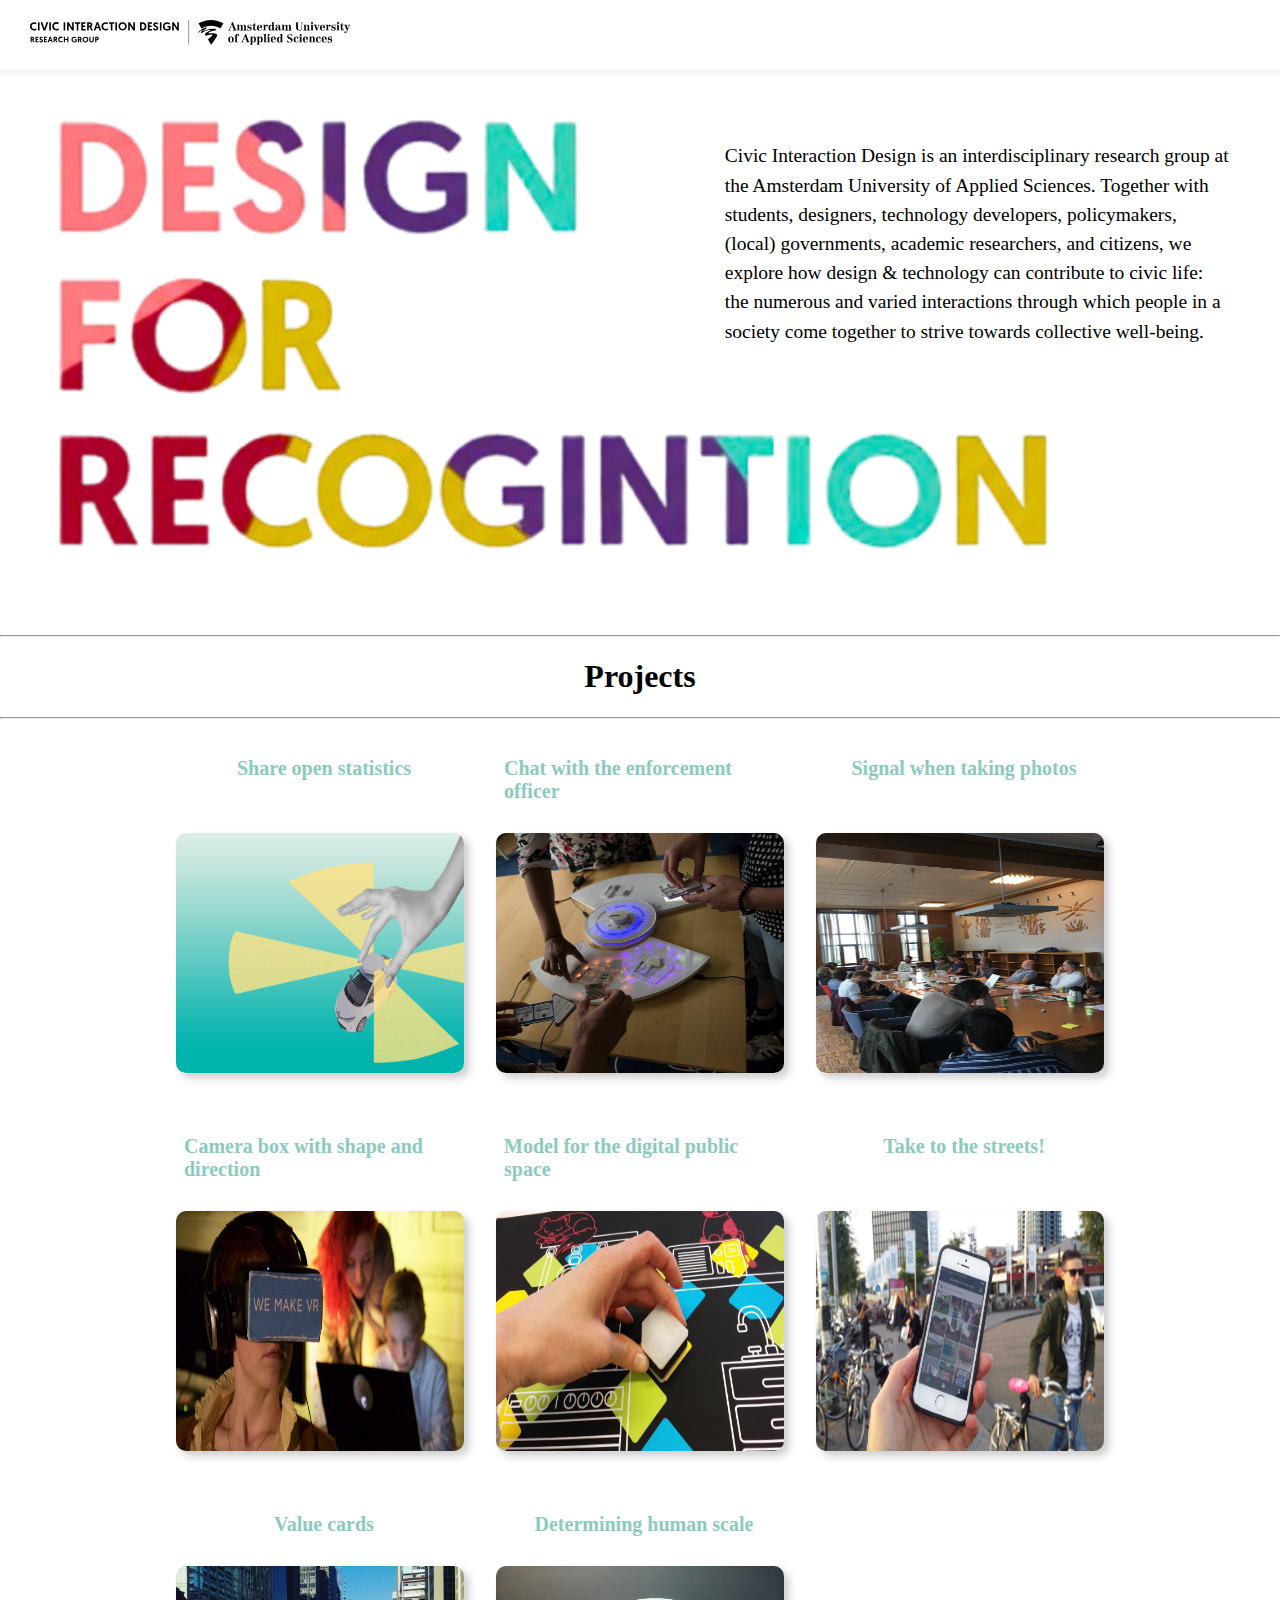
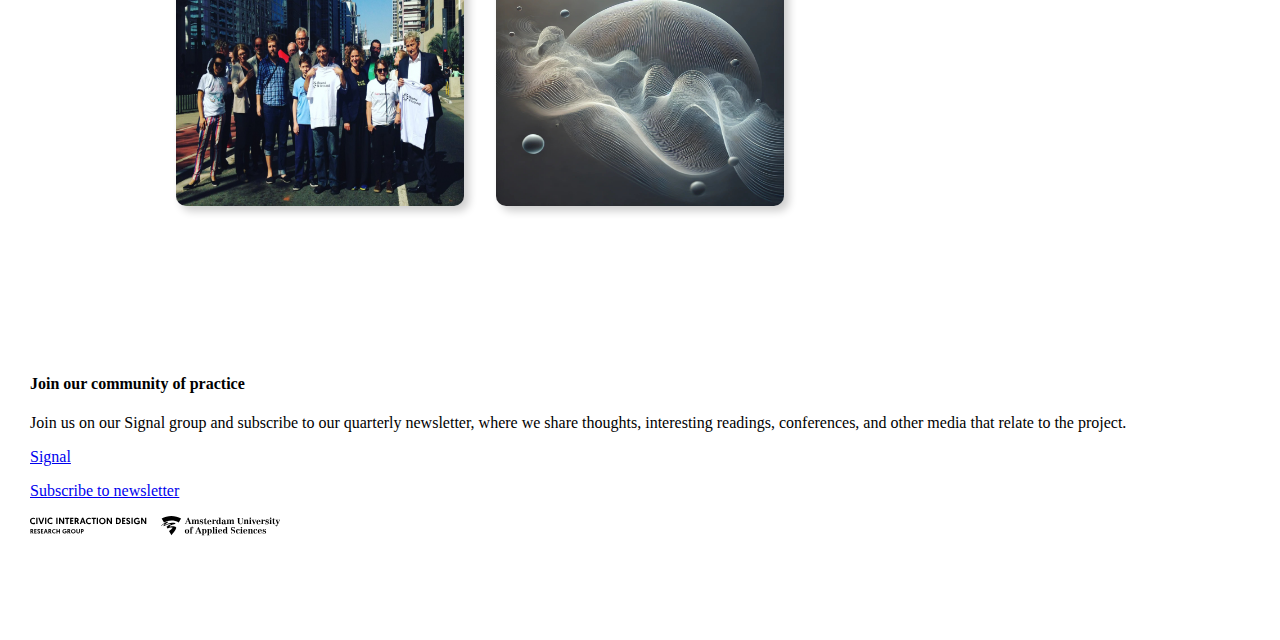
<file: index.html>
<!DOCTYPE html>
<html lang="en">

<head>
    <meta charset="UTF-8">
    <meta name="viewport" content="width=device-width, initial-scale=1.0">
    <title>Design for recognition</title>
    <link rel="stylesheet" href="https://khouam.github.io/look-and-feel-styleguide/styleguide-design-for-recognition.css">
    <link rel="stylesheet" href="style.css">
</head>

<body>
    <header class="header-info">

        <a href="https://civicinteractiondesign.com" target="_blank">
            <svg xmlns="http://www.w3.org/2000/svg" viewBox="0 0 600 47" xml:space="preserve">
                <path d="m316 6.3 5.6 9.5c5.4-3.1 11.5-4.8 17.7-4.8 6.2 0 12.4 1.6 17.7 4.8l5.6-9.5c-6.8-4-14.8-6.3-23.3-6.3S322.9 2.3 316 6.3zM528.8 7.5c1 0 1.8-.8 1.8-1.8s-.8-1.8-1.8-1.8-1.8.8-1.8 1.8c.1 1 .8 1.8 1.8 1.8zM533.6 11.1l2.8 6.9c.2.5.4 1.1.6 1.6h1.4c.3-.8.5-1.6.9-2.4l2.5-6.2c.3-.8.6-1.4 1.3-1.4v-.5h-3.3v.6h.5c.4 0 .7.2.7.6 0 .2-.1.4-.2.7l-2.1 5.2-2-5.3c-.1-.4-.2-.6-.2-.7 0-.4.4-.5.7-.5h.7v-.6h-5.7v.6h.4c.6 0 .7.5 1 1.4zM376.9 31.1c-3.3 0-5.2 2.3-5.2 5.5 0 3.3 1.8 5.6 5.2 5.6 3.3 0 5.2-2.3 5.2-5.6 0-3.2-1.8-5.5-5.2-5.5zm0 10.4c-1.5 0-2-1.2-2-4.8 0-4.1.9-4.8 2-4.8s2 .7 2 4.8c.1 3.6-.5 4.8-2 4.8zM548.7 19.9c2.6 0 4.2-1.4 4.5-3.9h-.9c0 1.6-1.1 3.2-2.9 3.2-2.4 0-2.6-2.2-2.6-4.3v-.5h6.6c0-3.2-1.2-5.6-4.7-5.6-3.3 0-5.2 2.3-5.2 5.5.1 3.2 1.9 5.6 5.2 5.6zm-.1-10.4c1.5 0 1.5 2 1.5 4.3h-3.4c.1-2.1.2-4.3 1.9-4.3zM531.9 18.9h-.7c-.6 0-.8-.3-.8-1.4v-3.9c0-1.6 0-3.2.1-4.9-.6.2-1.6.3-2.5.3h-2.2v.6h.7c.6 0 .8.3.8 1.4v6.4c0 1.1-.2 1.4-.8 1.4h-.7v.6h6.1v-.5zM514.3 11.1v6.4c0 1.1-.2 1.4-.8 1.4h-.7v.6h5.8v-.6h-.5c-.6 0-.8-.3-.8-1.4v-3.9c0-1.3 0-3.6 2-3.6 1.3 0 1.3 1.2 1.3 2.2v5.3c0 1.1-.2 1.4-.8 1.4h-.5v.6h5.6v-.6h-.5c-.6 0-.8-.3-.8-1.4v-5.8c0-1.7-1-3-3-3-1.5 0-2.5.7-3.4 1.9V8.7c-.7.2-1.5.3-2.2.3h-2.2v.6h.7c.6.1.8.3.8
                     1.5z">
                </path>

                <path d="M337.2 25c-.9.1-1.9.3-2.1-.2-.2-.5 0-2.4 10.8-4.9 2.4-.6 3.3-.9 3.2-1.9-.1-.9-2.3-1.7-4.6-1.7s-9.1-.2-17.9 3.9c-1.1.5-1.9 1-2.1.7-.4-.6 2.4-3 5.4-4.7 1.1-.6 1.7-1.2 1.5-1.7-.4-.7-2.5-.8-8.5 2.2-3.1 1.7-5.8 3.9-8.2 6.5l1 .9c1-1 2-2 3.1-2.9.7-.6 4-3.1 4.3-2.3.1.3-.1.7-1.3 2.3-1 1.4-1.7 2.7-1.2 3.1.5.4 1.1.2 2.4-.6 1-.6 4.2-2.3 9.3-3.8 5.1-1.5 6.3-.9 6.4-.6.2.5-2.2 1.3-3.6 2-1.2.6-5.2 3-7.4 4.8 0 0 2.1 3.7 2.2 3.7 2.3-1.3 11-3.5 11.9-1.9 1 1.7-8.2 8.2-8.2 8.2l5.9 10.1s13.4-15.4 11.3-18.8c-2.4-3.3-10.5-2.7-13.6-2.4zM577.6 7.5c1 0 1.8-.8 1.8-1.8s-.8-1.8-1.8-1.8-1.8.8-1.8 1.8.8 1.8 1.8 1.8zM560.9 18.9h-1c-.6 0-.8-.3-.8-1.4v-3.6c0-2.2.9-3.6 1.5-3.6.2 0 .2.1.2.5 0 1.1.9 1.3 1.4 1.3 1.1 0 1.8-.5 1.8-1.5 0-1.3-1.1-1.8-2.1-1.8-1.4 0-2.3 1.1-2.8 2.2h-.1V8.7c-.7.2-1.5.3-2.2.3h-2.2v.6h.7c.6 0 .8.3.8 1.4v6.4c0 1.1-.2 1.4-.8 1.4h-.7v.6h6.3v-.5zM389 26c-2.8 0-4.1 1.8-4.1 4.5v1h-1.5v.6h1.5v7.8c0 1.1-.2 1.4-.8 1.4h-.7v.6h6.5v-.6h-1.2c-.6 0-.8-.3-.8-1.4v-7.8h2v-.6h-2v-1.9c0-1.1-.1-3 1.4-2.9.3 0 .7.1.7.4 0 .4-.6.5-.6 1.4 0 .9.6 1.3 1.4 1.3.9 0 1.4-.6 1.4-1.5 0-1.7-1.8-2.3-3.2-2.3zM596.7 9.1v.6h.5c.4 0 .7.1.7.7 0 .1-.1.4-.2.8l-1.9 4.9-2-5.3c-.1-.2-.1-.4-.1-.5 0-.5.5-.5.9-.5h.4v-.7h-5.7v.6h.5c.6 0 .9 1 1.1 1.6l3.4 8.7-.5 1.4c-.4 1.2-1 2.3-1.6 2.3-.2 0-.4-.2-.4-.4 0-.3.3-.5.3-1 0-.6-.4-1.2-1.3-1.2s-1.4.6-1.4 1.5c0 1.1 1 1.9 2 1.9 1.9 0 2.5-1 3.2-2.9l4.1-10.4c.3-.8.6-1.4 1.3-1.4v-.7h-3.3zM430.7 19.9c2.6 0 4.2-1.4 4.5-3.9h-.9c0 1.6-1.1 3.2-2.9 3.2-2.4 0-2.6-2.2-2.6-4.3v-.5h6.6c0-3.2-1.2-5.6-4.7-5.6-3.3 0-5.2 2.3-5.2 5.5s1.9 5.6 5.2 5.6zm-.1-10.4c1.5 0 1.5 2 1.5 4.3h-3.4c.1-2.1.2-4.3 1.9-4.3zM454.3 18v1.5h4.4v-.6h-.7c-.5 0-.8-.2-.8-1.4V4h-4.5v.6h.7c.8 0 .8.4.8 1.4v4.5c-.6-1.2-1.6-1.7-3-1.7-3 0-4 2.9-4 5.6 0 2.5 1.1 5.5 4 5.5 1.5 0 2.6-.6 3.1-1.9zm-2.3.8c-1.6 0-1.6-3.8-1.6-4.8s0-4.2 1.6-4.2c2 0 2.1 2.9 2.1 4.3.1 1.4.1 4.7-2.1 4.7zM478.9 18.9h-.5v.6h5.6v-.6h-.5c-.6 0-.8-.3-.8-1.4v-3.9c0-1.3 0-3.6 2-3.6 1.3 0 1.3 1.2 1.3 2.2v5.3c0 1.1-.2 1.4-.8 1.4h-.5v.6h5.6v-.6h-.5c-.6 0-.8-.3-.8-1.4v-5.8c0-1.7-1-3-3-3-1.7 0-2.6.6-3.5 1.9-.4-1.3-1.4-1.9-2.9-1.9s-2.5.7-3.4 1.9V8.7c-.7.2-1.5.3-2.2.3h-2.2v.6h.7c.6 0 .8.3.8 1.4v6.4c0 1.1-.2 1.4-.8 1.4h-.7v.6h5.8v-.6h-.5c-.6 0-.8-.3-.8-1.4v-3.9c0-1.3 0-3.6 2-3.6 1.3 0 1.3 1.2 1.3 2.2v5.3c.2 1.2 0 1.5-.7 1.5zM408.6 19.5c.9 0 2 .3 2.9.3 2.2 0 4.3-1 4.3-3.5 0-2.4-1.4-3-3.3-3.4-2.4-.6-3-.7-3-1.8 0-1.3 1-1.6 2.1-1.6 1.5 0 2.6 1.3 2.8 2.6h.7V8.7h-.1c-.2.2-.6.3-1.1.3-.7 0-1.4-.3-2.3-.3-2.3 0-4.1 1.1-4.1 3.6 0 2.1 1.5 2.7 3.1 3 2 .5 3 .8 3 2.1 0 1.1-1 1.7-2.1 1.7-2 0-2.9-1.2-3.4-3h-.7v3.8h.1c.3-.3.7-.4 1.1-.4zM376.3 18.9h-.6c-.7 0-1.1-.3-1.1-.9 0-.5.3-1.3.5-2l.6-1.3h5.3l.5 1.4c.4 1 .7 1.8.7 2.2 0 .6-.6.6-1.6.6v.6h6.7v-.6h-.3c-.8 0-1.1-.8-1.4-1.5l-3.9-10c-.4-1-.7-1.9-1-3h-1.9c-.3.9-.6 1.7-.9 2.5l-4.1 9.8c-.7 1.6-1.1 2.2-2.1 2.2v.6h4.5v-.6zM378.5 8l2.3 6H376l2.5-6zM512 4.7h-4.1v.6h.5c1 0 1 .6 1 3.2v5.9c0 3-1.8 4.5-3.7 4.5-1.7 0-3.3-1-3.3-3.8V8.5c0-2.7 0-3.2 1-3.2h.5v-.6h-6.4v.6h.5c1 0 1 .6 1 3.2v6.2c0 3.1 2 5.2 5.9 5.2 3.3 0 5.3-2 5.3-5.1V8.5c0-2.7 0-3.2 1-3.2h.5v-.6zM465.2 13.3c-2.3 0-5.3.9-5.3 3.6 0 1.9 1.5 2.9 3.3 2.9 1.1 0 2.4-.4 3-1.4.4 1 1.4 1.4 2.3 1.4 2.6 0 2.6-1.8 2.6-3.2h-.8c0 1 0 2.1-.7 2.1-.3 0-.5-.2-.5-.8v-6.2c0-2.4-2.3-2.9-4.3-2.9-1.5 0-4.2.4-4.2 2.4 0 .9.6 1.5 1.6 1.5.8 0 1.6-.5 1.6-1.4 0-.6-.5-1-.5-1.2 0-.5 1-.6 1.4-.6 1.1 0 1.4.8 1.4 1.7v2.2c-.3-.1-.6-.1-.9-.1zm.9 3.4c0 1.8-1.1 2.1-1.6 2.1-1.1 0-1.4-1-1.4-1.9 0-1.9.7-3 2.4-3 .2 0 .4 0 .6.1v2.7zM423.4 17.1c0 .7-.1 1.5-.9 1.5-1 0-1-.9-1-2.2V9.7h2.2v-.6h-2.2v-4h-.6c-.5 1.9-1.8 3.9-3.8 4v.6h1.5v7.4c0 1.4.8 2.7 3 2.7 1.9 0 2.7-.9 2.7-3v-.5h-.8v.8zM587.7 17.1c0 .7-.1 1.5-.9 1.5-1 0-1-.9-1-2.2V9.7h2.2v-.6h-2.2v-4h-.6c-.5 1.9-1.8 3.9-3.8 4v.6h1.5v7.4c0 1.4.8 2.7 3 2.7 1.9 0 2.7-.9 2.7-3v-.5h-.8v.8zM394.7 18.9h-.5v.6h5.6v-.6h-.5c-.6 0-.8-.3-.8-1.4v-3.9c0-1.3 0-3.6 2-3.6 1.3 0 1.3 1.2 1.3 2.2v5.3c0 1.1-.2 1.4-.8 1.4h-.5v.6h5.6v-.6h-.5c-.6 0-.8-.3-.8-1.4v-5.8c0-1.7-1-3-3-3-1.7 0-2.6.6-3.5 1.9-.4-1.3-1.4-1.9-2.9-1.9s-2.5.7-3.4 1.9V8.7c-.7.2-1.5.3-2.2.3h-2.2v.6h.7c.6 0 .8.3.8 1.4v6.4c0 1.1-.2 1.4-.8 1.4h-.7v.6h5.8v-.6h-.4c-.6 0-.8-.3-.8-1.4v-3.9c0-1.3 0-3.6 2-3.6 1.3 0 1.3 1.2 1.3 2.2v5.3c0 1.2-.2 1.5-.8 1.5zM570.1 12.9c-2.4-.6-3-.7-3-1.8 0-1.3 1-1.6 2.1-1.6 1.5 0 2.6 1.3 2.8 2.6h.7V8.7h-.1c-.3.2-.6.3-1.1.3-.7 0-1.4-.3-2.3-.3-2.3 0-4.1 1.1-4.1 3.6 0 2.1 1.5 2.7 3.1 3 2 .5 3 .8 3 2.1 0 1.1-1 1.7-2.1 1.7-2 0-2.9-1.2-3.4-3h-.7v3.8h.1c.3-.2.7-.3 1-.3.9 0 2 .3 2.9.3 2.2 0 4.3-1 4.3-3.5.1-2.5-1.3-3.1-3.2-3.5zM579.1 17.5v-3.9c0-1.6 0-3.2.1-4.9-.6.2-1.6.3-2.5.3h-2.2v.6h.7c.6 0 .8.3.8 1.4v6.4c0 1.1-.2 1.4-.8 1.4h-.7v.6h6.1v-.6h-.7c-.6.1-.8-.2-.8-1.3zM443.1 18.9h-1c-.6 0-.8-.3-.8-1.4v-3.6c0-2.2.9-3.6 1.5-3.6.3 0 .3.1.3.5 0 1.1.9 1.3 1.4 1.3 1.1 0 1.8-.5 1.8-1.5 0-1.3-1.1-1.8-2.1-1.8-1.4 0-2.3 1.1-2.8 2.2h-.1V8.7c-.7.2-1.5.3-2.2.3h-2.2v.6h.7c.6 0 .8.3.8 1.4v6.4c0 1.1-.2 1.4-.8 1.4h-.7v.6h6.3v-.5zM410.2 39.8l-3.9-10c-.4-1-.7-2-1-3h-1.9c-.2.9-.6 1.7-.9 2.5l-4.1 9.8c-.7 1.6-1.1 2.2-2.1 2.2v.6h4.5v-.6h-.6c-.7 0-1.1-.3-1.1-.9 0-.5.3-1.3.5-2l.6-1.3h5.3l.5 1.4c.4 1 .7 1.8.7 2.2 0 .6-.6.6-1.6.6v.6h6.7v-.6h-.4c-.6 0-.9-.8-1.2-1.5zm-9.5-3.4 2.5-6 2.3 6h-4.8zM432.5 31.1c-1.3 0-2.5.6-3.1 1.9v-1.9c-.7.2-1.6.3-2.5.3h-1.8v.6h.5c1 0 .9.8.9 3v9.1c0 1-.1 1.7-.8 1.7h-.7v.6h6v-.6h-.7c-.9 0-.9-.5-.9-2.3v-3c.5 1.1 1.7 1.7 3 1.7 2.9 0 4-3 4-5.5.2-2.7-.8-5.6-3.9-5.6zm-.8 10.1c-2.1 0-2.1-3.4-2.1-4.7 0-1.4.2-4.3 2.1-4.3 1.6 0 1.6 3.2 1.6 4.2s0 4.8-1.6 4.8zM419.8 31.1c-1.3 0-2.5.6-3.1 1.9v-1.9c-.7.2-1.6.3-2.5.3h-1.8v.6h.5c1 0 .9.8.9 3v9.1c0 1-.1 1.7-.8 1.7h-.7v.6h6v-.6h-.7c-.9 0-.9-.5-.9-2.3v-3c.5 1.1 1.7 1.7 3 1.7 2.9 0 4-3 4-5.5.1-2.7-.9-5.6-3.9-5.6zm-.8 10.1c-2.1 0-2.1-3.4-2.1-4.7 0-1.4.2-4.3 2.1-4.3 1.6 0 1.6 3.2 1.6 4.2s0 4.8-1.6 4.8zM447.3 29.9c1 0 1.8-.8 1.8-1.8s-.8-1.8-1.8-1.8-1.8.8-1.8 1.8.8 1.8 1.8 1.8zM473.1 39.9V26.4h-4.5v.6h.6c.8 0 .8.4.8 1.4v4.5c-.6-1.2-1.6-1.7-3-1.7-3 0-4 2.9-4 5.6 0 2.5 1.1 5.5 4 5.5 1.5 0 2.7-.5 3.1-1.9v1.5h4.4v-.6h-.7c-.4 0-.7-.2-.7-1.4zm-5.2 1.3c-1.6 0-1.6-3.8-1.6-4.8s0-4.2 1.6-4.2c2 0 2.1 2.9 2.1 4.3 0 1.3 0 4.7-2.1 4.7zM484.4 29.8c0-1.6 1.5-2.3 2.9-2.3 1.9 0 3.4 1.3 3.5 3.1h.8v-3.8h-.7c0 .2-.2.4-.6.4-.7 0-1.9-.5-3.1-.5-2.7 0-4.9 1.5-4.9 4.5 0 5.5 7.8 3.8 7.8 7.6 0 1.6-1.1 2.7-2.9 2.7-2.1 0-4-1.5-4-3.6h-.8v4.2h.7c.1-.3.2-.4.6-.4.8 0 2.1.5 3.6.5 2.7 0 5.2-1.7 5.2-4.7-.2-6-8.1-4.1-8.1-7.7zM448.8 39.9V36c0-1.6 0-3.2.1-4.9-.6.2-1.6.3-2.5.3h-2.2v.6h.7c.6 0 .8.3.8 1.4v6.4c0 1.1-.2 1.4-.8 1.4h-.7v.6h6.1v-.6h-.7c-.6.1-.8-.2-.8-1.3zM454.7 36.7h6.6c0-3.2-1.2-5.6-4.7-5.6-3.3 0-5.2 2.3-5.2 5.5 0 3.3 1.8 5.6 5.2 5.6 2.6 0 4.2-1.4 4.5-3.9h-.9c0 1.7-1.1 3.2-2.9 3.2-2.4 0-2.6-2.2-2.6-4.3v-.5zm1.8-4.8c1.5 0 1.5 2 1.5 4.3h-3.4c.1-2.1.2-4.3 1.9-4.3zM499.9 41.5c-2.3 0-2.3-3-2.3-4.7 0-2.4.1-5 1.9-5 .5 0 1.2.4 1.2.9 0 .2-.3.4-.3 1 0 .8.5 1.4 1.4 1.4 1.1 0 1.6-.7 1.6-1.7 0-.7-.9-2.3-3.7-2.3-2.5 0-5.3 1.5-5.3 5.4 0 3.1 1.5 5.7 4.9 5.7 2.6 0 4-1.3 4.3-3.8h-.9c-.2 1.7-.9 3.1-2.8 3.1zM509.1 39.9V36c0-1.6 0-3.2.1-4.9-.6.2-1.6.3-2.5.3h-2.2v.6h.7c.6 0 .8.3.8 1.4v6.4c0 1.1-.2 1.4-.8 1.4h-.7v.6h6.1v-.6h-.6c-.7.1-.9-.2-.9-1.3zM515 36.7h6.6c0-3.2-1.2-5.6-4.7-5.6-3.3 0-5.2 2.3-5.2 5.5 0 3.3 1.8 5.6 5.2 5.6 2.6 0 4.2-1.4 4.5-3.9h-.9c0 1.7-1.1 3.2-2.9 3.2-2.4 0-2.6-2.2-2.6-4.3v-.5zm1.8-4.8c1.5 0 1.5 2 1.5 4.3H515c0-2.1.1-4.3 1.8-4.3zM541.7 41.5c-2.3 0-2.3-3-2.3-4.7 0-2.4.1-5 1.9-5 .5 0 1.2.4 1.2.9 0 .2-.3.4-.3 1 0 .8.5 1.4 1.4 1.4 1.1 0 1.6-.7 1.6-1.7 0-.7-.9-2.3-3.7-2.3-2.5 0-5.3 1.5-5.3 5.4 0 3.1 1.5 5.7 4.9 5.7 2.6 0 4-1.3 4.3-3.8h-.9c-.1 1.7-.9 3.1-2.8 3.1zM509.4 28.1c0-1-.8-1.7-1.8-1.8-1 0-1.8.8-1.8 1.8s.8 1.7 1.8 1.8c1 0 1.8-.8 1.8-1.8zM442.2 39.9V26.4h-4.5v.6h.7c.6 0 .8.3.8 1.4v11.5c0 1.1-.2 1.4-.8 1.4h-.7v.6h6.1v-.6h-.8c-.6 0-.8-.3-.8-1.4zM563.5 35.3c-2.4-.6-3-.7-3-1.8 0-1.3 1-1.6 2.1-1.6 1.5
             0 2.6 1.3 2.8 2.6h.7v-3.4h-.1c-.3.2-.6.3-1.1.3-.7 0-1.4-.3-2.3-.3-2.3 
             0-4.1 1.1-4.1 3.6 0 2.1 1.5 2.7 3.1 3 2 .5 3 .8 3 2.1 0 1.1-1 1.7-2.1 1.7-2 0-2.9-1.2-3.4-3h-.7v3.8h.1c.2-.1.6-.3 1-.3.9 0 2 .3 2.9.3 2.2 0 4.3-1 4.3-3.5.1-2.5-1.3-3.1-3.2-3.5zM550.1 36.7h6.6c0-3.2-1.2-5.6-4.7-5.6-3.3 0-5.2 2.3-5.2 5.5 0 3.3 1.8 5.6 5.2 5.6 2.6 0 4.2-1.4 4.5-3.9h-.9c0 1.7-1.1 3.2-2.9 3.2-2.4 0-2.6-2.2-2.6-4.3v-.5zm1.8-4.8c1.5 0 1.5 2 1.5 4.3H550c.1-2.1.2-4.3 1.9-4.3zM533.8 39.9v-5.8c0-1.7-1-3-3-3-1.5 0-2.5.7-3.4 1.9v-1.9c-.7.2-1.5.3-2.2.3H523v.6h.7c.6 0 .8.3.8 1.4v6.4c0 1.1-.2 1.4-.8 1.4h-.7v.6h5.8v-.6h-.5c-.6 0-.8-.3-.8-1.4V36c0-1.3 0-3.6 2-3.6 1.3 0 1.3 1.2 1.3 2.2v5.3c0 1.1-.2 1.4-.8 1.4h-.5v.6h5.6v-.6h-.5c-.6 0-.8-.3-.8-1.4zM104.2 16.8h-5v-3.6h4.1v-2.7h-4.1V7.1h4.8V4.4h-7.8v15.1h8zM124.8 4.4l-5.3 15.1h3.1l1.3-3.9h5.1l1.3 3.9h3.1L128 4.4h-3.2zm-.2 8.7 1.7-5.4 1.8 5.4h-3.5zM148 7.1h3.5v12.4h3V7.1h3.6V4.4H148zM79 19.5h3V4.4h-3v10.3L72.6 4.4h-3.1v15.1h3V9.2l5 8zM141.8 16.9c-2.7 0-4.7-2.1-4.7-5 0-2.8 2-5 4.7-5 1.5 0 2.9.7 3.6 1.2l.9-2.7c-1-.7-2.5-1.4-4.5-1.4-4.5 0-7.9 3.4-7.9 7.8s3.1 7.8 7.9 7.8c2.2 0 3.7-.8 4.6-1.4l-.9-2.7c-.7.7-2.1 1.4-3.7 1.4zM160.1 4.4h3v15.1h-3zM114.7 19.5h3.4l-3.6-6.6c1.4-.8 2.3-2.2 2.3-4 0-2.5-1.8-4.5-5.1-4.5h-4.6v15.1h3v-5.9h1.6l3 5.9zm-4.5-8.5V7h1.3c1.4 0 2.2.8 2.2 2 0 1.3-1 2-2.1 2h-1.4zM7.8 19.8c2.2 0 3.7-.8 4.6-1.4l-.9-2.7c-.7.5-2.1 1.2-3.8 1.2-2.7 0-4.7-2.1-4.7-5 0-2.8 2-5 4.7-5 1.5 0 2.9.7 3.6 1.2l.9-2.7C11.2 4.7 9.7 4 7.7 4 3.1 4-.2 7.4-.2 11.8c.1 4.6 3.3 8 8 8zM54.2 18.3l-.9-2.7c-.7.5-2.1 1.2-3.8 1.2-2.7 0-4.7-2.1-4.7-5 0-2.8 2-5 4.7-5 1.5 0 2.9.7 3.6 1.2l.9-2.7c-1-.7-2.5-1.4-4.5-1.4-4.6 0-7.9 3.4-7.9 7.8s3.1 7.8 7.9 7.8c2.3.3 3.8-.5 4.7-1.2zM14.9 4.4h3v15.1h-3zM7.7 34.5c0-1.7-1.3-3.1-3.6-3.1H1v10.5h2.1v-4.1h1.1l2 4.1h2.3L6 37.3c1.1-.5 1.7-1.5 1.7-2.8zM4.1 36h-1v-2.8H4c1 0 1.5.5 1.5 1.4.1.9-.6 1.4-1.4 1.4zM87.6 12.5v7h3V7.1h3.6V4.4H84.1v2.7h3.5zM36.1 4.4h3v15.1h-3zM193.7 14.7l-6.5-10.3h-3.1v15.1h3V9.2l6.5 10.3h3.1V4.4h-3zM210.3 4.4h-4v15.1h4c4.9 0 8-2.7 8-7.5s-3.1-7.6-8-7.6zm.1 12.4h-1.1V7h1.1c2.9 0 4.7 1.7 4.7 4.9 0 3.3-1.9 4.9-4.7 4.9zM173.6 4.1c-2.5 0-4.5 1-5.9 2.5-1.2 1.4-1.9 3.2-1.9 5.3 0 4.4 3.2 7.8 7.8 7.8s7.9-3.4 7.9-7.8-3.2-7.8-7.9-7.8zm0 12.8c-.5 0-1-.1-1.4-.2-2-.6-3.3-2.4-3.3-4.8 0-.7.1-1.3.3-1.9.7-1.9 2.3-3.1 4.4-3.1 2.7 0 4.7 2.1 4.7 5s-2 5-4.7 5zM125.5 31.4h-3.3v10.5h2.1V38h1.2c2 0 3.4-1.4 3.4-3.3 0-2-1.4-3.3-3.4-3.3zm-.3 4.8h-.9v-2.9h1c.9 0 1.5.6 1.5 1.4-.1.9-.7 1.5-1.6 1.5zM103.9 31.2c-3.2 0-5.5 2.4-5.5 5.5s2.2 5.4 5.5 5.4c3.2 0 5.5-2.4 5.5-5.4 0-3.1-2.2-5.5-5.5-5.5zm0 8.9c-1.9 0-3.3-1.5-3.3-3.5s1.4-3.5 3.3-3.5 3.3 1.5 3.3 3.5c0 2.1-1.4 3.5-3.3 3.5zM224 13.2h4v-2.7h-4V7.1h4.7V4.4h-7.8v15.1h8v-2.7H224zM117.6 38c0 1.3-.8 2.2-2.1 2.2-1.4 0-2.1-.8-2.1-2.2v-6.6h-2.1V38c0 2.5 1.5 4.1 4.2 4.1s4.2-1.7 4.2-4.1v-6.6h-2.1V38zM257.8 13.9h2.9v1.9c-.3.3-1.5 1.2-3.6 1.2-2.7 0-4.8-1.9-4.8-5 0-2.8 1.8-5 4.8-5 2.2 0 3.5 1.2 3.9 1.7l1.9-2c-.8-.9-2.8-2.5-6-2.5-4.6 0-7.8 3.5-7.8 7.8 0 4.8 3.6 7.8 7.8 7.8 3.2 0 5-1.1 6.6-2.5v-6h-5.7v2.6zM234.2 8.3c0-.8.6-1.4 1.6-1.4 1.3 0 1.9.9 2.2 1.6l2.5-1.1c-.4-1.1-1.6-3.3-4.7-3.3-2.9 0-4.7 1.7-4.7 4.3 0 4.8 6.5 4.4 6.5 7 0 1-.7 1.6-1.8 1.6-1.4 0-2.2-.9-2.6-1.9l-2.6 1.2c.4 1.2 1.8 3.5 5 3.5s5-1.9 5-4.6c.2-4.7-6.4-4.4-6.4-6.9zM276.1 14.7l-6.4-10.3h-3.1v15.1h3V9.2l6.5 10.3h3V4.4h-3zM243.5 4.4h3v15.1h-3zM19.7 34.2c0-.6.4-1 1.1-1 .9 0 1.3.6 1.5 1.1l1.8-.8c-.3-.8-1.1-2.3-3.2-2.3-2 0-3.3 1.2-3.3 3 0 3.4 4.5 3.1 4.5 4.9 0 .7-.5 1.1-1.2 1.1-.9 0-1.5-.6-1.8-1.3l-1.8.9c.3.9 1.2 2.4 3.5 2.4 2.2 0 3.5-1.4 3.5-3.2-.1-3.3-4.6-3.1-4.6-4.8zM50.9 34.5c0-2.6-2.5-3.1-3.6-3.1h-3.2v10.5h2.1v-4.1h1.1l2 4.1h2.3l-2.5-4.6c1.2-.5 1.8-1.5 1.8-2.8zM47.3 36h-1v-2.8h.9c1 0 1.5.5 1.5 1.4 0 .9-.7 1.4-1.4 1.4zM38.9 31.4h-2.2L33 41.9h2.1l.9-2.7h3.6l.9 2.7h2.1l-3.7-10.5zm.1 6.1h-2.4l1.2-3.8 1.2 3.8zM28.3 37.5h2.8v-1.8h-2.8v-2.4h3.3v-1.9h-5.4v10.5h5.5V40h-3.4zM34.2 4.4h-3.4L27 15.9 23.1 4.4h-3.3l5.5 15.1h3.3zM96.5 34.5c0-1.7-1.3-3.1-3.6-3.1h-3.2v10.5h2.1v-4.1h1.1l2 4.1h2.3L95 37.3c.9-.5 1.5-1.5 1.5-2.8zM92.9 36h-1v-2.8h.9c1 0 1.5.5 1.5 1.4.1.9-.6 1.4-1.4 1.4zM12.4 37.5h2.8v-1.8h-2.8v-2.4h3.2v-1.9h-5.4v10.5h5.6V40h-3.4zM58.3 40.1c-1.9 0-3.3-1.5-3.3-3.5s1.4-3.5 3.3-3.5c1.1 0 2 .5 2.5.8l.6-1.9c-.7-.5-1.7-1-3.1-1-3.2 0-5.5 2.4-5.5 5.5s2.2 5.4 5.5 5.4c1.5 0 2.6-.5 3.2-1l-.6-1.8c-.5.5-1.5 1-2.6 1zM69.9 35.7h-4.4v-4.3h-2.1v10.5h2.1v-4.3h4.4v4.3H72V31.4h-2.1zM83.7 38h2v1.3c-.2.2-1.1.8-2.5.8-1.9 0-3.3-1.3-3.3-3.5 0-2 1.3-3.5 3.3-3.5 1.5 0 2.4.8 2.7 1.2l1.3-1.4c-.5-.6-1.9-1.7-4.1-1.7-3.2 0-5.4 2.4-5.4 5.5 0 3.3 2.5 5.4 5.4 5.4 2.2 0 3.5-.8 4.6-1.7v-4.2h-4V38zM63
              4.4h3v15.1h-3z"></path>
                <path d="M297.5 0v46.2"
                    style="fill-rule: evenodd; clip-rule: evenodd; stroke: rgb(0, 0, 0); stroke-width: 0.754;">
                </path>
            </svg></a>

    </header>
    <section class="intro">
        <img class="titleonderelkaar" src="titleonderelkaar.png">


        <p class="about">Civic Interaction Design is an interdisciplinary
            research group at the Amsterdam University of Applied Sciences.
            Together with students, designers, technology developers,
            policymakers, (local) governments, academic researchers,
            and citizens, we explore how design & technology can
            contribute to civic life: the numerous and varied
            interactions through which people in a society come together
            to strive towards collective well-being.
        </p>
    </section>
    <hr>


    <h1> Projects</h1>
    <hr>

    <section class="container">

        <article class="box">
            <h2>Share open statistics</h2>

            <div class="hover-container">
                <img src="img1.jpg" alt="afbeelding van statistics" class="img">
              <a href="1.html" alt="Share open statistics detail pagina">
            <div class="text">
                <p>Wanneer er camera's met beeldherkenning worden ingezet,
                 bijvoorbeeld...</p>
            </div>
            </a>
        </div>

        </article>

        <article class="box">
            <h2>Chat with the enforcement officer</h2>

            <div class="hover-container">
                <img src="img2.jpg" alt="afbeelding van chatten met the enforcement officer" class="img">
            </a>
            <a href="2.html" alt="chat with the enforcement officer detail pagina">
            <div class="text">
                <p>Nu parkeercontrole gedaan wordt door een parkeerscanauto
          in plaats van een handhaver op straat,..</p>
            </div>
            </a>
        </div>
        </article>


        <article class="box">
            <h2>Signal when taking photos</h2>

            <div class="hover-container">
                <img src="img3.jpg" alt="afbeelding over signal when taking photos" class="img">
            </a>
            <a href="3.html" alt="link naar detail pagina van signal when taking photos">
            <div class="text">
                <p>Mensen denken bij camera's vaak dat ze gefilmd worden.
          Soms zwaaien ze er dan naar...</p>
            </div>
            </a>
        </div>

        </article>

        <article class="box">
            <h2>Camera box with shape and direction</h2>

            <div class="hover-container">
                <img src="img4.jpg" alt="afbeelding van een camera box with shape and direction" class="img">
            
            <a href="4.html" alt="link naar detail pagina van camera box with shape and direction">
            <div class="text">
                <p>Straatcamera's wijzen vaak in een richting,
          maar op een parkeerscanauto is dat niet zo...</p>
            </div>
            </a>
        </div>
        </article>

        <article class="box">
            <h2>Model for the digital public space</h2>

            <div class="hover-container">
                <img src="img5.jpg" alt="afbeelding van een model for the digital public space" class="img">
            <a href="5.html" alt="link naar detailpagina van model for the digital public space">
            <div class="text">
                <p>Voor inspraakavonden over fysieke veranderingen
          in de stad zijn allerlei tools en gespreksvormen beschikbaar...</p>
            </div>
            </a>
        </div>
        </article>

        <article class="box">
            <h2>Take to the streets!</h2>

     <div class="hover-container">
        <img src="img6.jpg" alt="afbeelding van take to the streets" class="img">
            <a href="6.html" alt="link naar de detailpagina van take to the streets">
            <div class="text">
                <p>Vaak worden gemeentelijke technologie-projecten
          pas naar buiten gebracht als het helemaal af is...</p>
            </div>
                </a>

        </div>
        </article>

        <article class="box">
            <h2>Value cards</h2>

                                    <div class="hover-container">
                <img src="img7.jpg" alt="afbeelding van value cards" class="img">
           
                        <a href="7.html" alt="link naar detailpagina van value cards">
            <div class="text">
                <p>In coalitieakkoorden, beleidsdocumenten en uitvoeringsagenda's
          worden vaak ambities en publieke waarden omschreven...</p>
            </div>
              </a>
        </div>
        </article>

        <article class="box">
            <h2>Determining human scale</h2>
         <div class="hover-container">
                <img src="img8.jpg" alt="afbeelding van determining human scale" class="img">

         <a href="8.html" alt="link naar detailpagina determining human scale">
            <div class="text">
                <p>In een digitaal systeem als de parkeerscanauto,
                    moet elke uitzondering gecodeerd worden...</p>
            </div>

             </a>
        </div>
        </article>
    </section>

    <footer class="footer-content">
        <section class="widget block-16 widget_block">
            <div
                class="wp-block-group is-content-justification-left is-layout-constrained wp-container-core-group-is-layout-8c890d92 wp-block-group-is-layout-constrained">
                <h4 class="wp-block-heading">Join our community of practice</h4>
                <p>Join us on our Signal group and subscribe to our quarterly newsletter, where we share thoughts,
                    interesting readings, conferences, and other media that relate to the project.</p>
                <div
                    class="wp-block-columns is-layout-flex wp-container-core-columns-is-layout-9d6595d7 wp-block-columns-is-layout-flex">
                    <div class="wp-block-column is-layout-flow wp-block-column-is-layout-flow">
                        <p><a
                                href="https://signal.group/#CjQKIF5BS8kJqi8AT9jGTg4GkXsHdbIa0NvBg2OiomkaaUOhEhB3E48E9C7OKGXy6oeEh4Eg">Signal</a>
                        </p>
                    </div>
                    <div class="wp-block-column is-layout-flow wp-block-column-is-layout-flow">
                        <p><a href="https://mailchi.mp/aa3c8ba701f0/subscribe-to-civic-ixd-newsletters">Subscribe to
                                newsletter</a></p>
                    </div>
                </div>
            </div>
        </section>
        <div class="footer__logo"><a href="https://civicinteractiondesign.com" target="_blank">
                <svg xmlns="http://www.w3.org/2000/svg" viewBox="0 0 600 47" xml:space="preserve">
                    <path
                        d="m316 6.3 5.6 9.5c5.4-3.1 11.5-4.8 17.7-4.8 6.2 0 12.4 1.6 17.7 4.8l5.6-9.5c-6.8-4-14.8-6.3-23.3-6.3S322.9 2.3 316 6.3zM528.8 7.5c1 0 1.8-.8 1.8-1.8s-.8-1.8-1.8-1.8-1.8.8-1.8 1.8c.1 1 .8 1.8 1.8 1.8zM533.6 11.1l2.8 6.9c.2.5.4 1.1.6 1.6h1.4c.3-.8.5-1.6.9-2.4l2.5-6.2c.3-.8.6-1.4 1.3-1.4v-.5h-3.3v.6h.5c.4 0 .7.2.7.6 0 .2-.1.4-.2.7l-2.1 5.2-2-5.3c-.1-.4-.2-.6-.2-.7 0-.4.4-.5.7-.5h.7v-.6h-5.7v.6h.4c.6 0 .7.5 1 1.4zM376.9 31.1c-3.3 0-5.2 2.3-5.2 5.5 0 3.3 1.8 5.6 5.2 5.6 3.3 0 5.2-2.3 5.2-5.6 0-3.2-1.8-5.5-5.2-5.5zm0 10.4c-1.5 0-2-1.2-2-4.8 0-4.1.9-4.8 2-4.8s2 .7 2 4.8c.1 3.6-.5 4.8-2 4.8zM548.7 19.9c2.6 0 4.2-1.4 4.5-3.9h-.9c0 1.6-1.1 3.2-2.9 3.2-2.4 0-2.6-2.2-2.6-4.3v-.5h6.6c0-3.2-1.2-5.6-4.7-5.6-3.3 0-5.2 2.3-5.2 5.5.1 3.2 1.9 5.6 5.2 5.6zm-.1-10.4c1.5 0 1.5 2 1.5 4.3h-3.4c.1-2.1.2-4.3 1.9-4.3zM531.9 18.9h-.7c-.6 0-.8-.3-.8-1.4v-3.9c0-1.6 0-3.2.1-4.9-.6.2-1.6.3-2.5.3h-2.2v.6h.7c.6 0 .8.3.8 1.4v6.4c0 1.1-.2 1.4-.8 1.4h-.7v.6h6.1v-.5zM514.3 11.1v6.4c0 1.1-.2 1.4-.8 1.4h-.7v.6h5.8v-.6h-.5c-.6 0-.8-.3-.8-1.4v-3.9c0-1.3 0-3.6 2-3.6 1.3 0 1.3 1.2 1.3 2.2v5.3c0 1.1-.2 1.4-.8 1.4h-.5v.6h5.6v-.6h-.5c-.6 0-.8-.3-.8-1.4v-5.8c0-1.7-1-3-3-3-1.5 0-2.5.7-3.4 1.9V8.7c-.7.2-1.5.3-2.2.3h-2.2v.6h.7c.6.1.8.3.8 1.5z">
                    </path>
                    <path d="M337.2 25c-.9.1-1.9.3-2.1-.2-.2-.5 0-2.4 10.8-4.9 2.4-.6 3.3-.9 3.2-1.9-.1-.9-2.3-1.7-4.6-1.7s-9.1-.2-17.9 3.9c-1.1.5-1.9 1-2.1.7-.4-.6 2.4-3 5.4-4.7 1.1-.6 1.7-1.2 1.5-1.7-.4-.7-2.5-.8-8.5 2.2-3.1 1.7-5.8 3.9-8.2 6.5l1 .9c1-1 2-2 3.1-2.9.7-.6 4-3.1 4.3-2.3.1.3-.1.7-1.3 2.3-1 1.4-1.7 2.7-1.2 3.1.5.4 1.1.2 2.4-.6 1-.6 4.2-2.3 9.3-3.8 5.1-1.5 6.3-.9 6.4-.6.2.5-2.2 1.3-3.6 2-1.2.6-5.2 3-7.4 4.8 0 0 2.1 3.7 2.2 3.7 2.3-1.3 11-3.5 11.9-1.9 1 1.7-8.2 8.2-8.2 8.2l5.9 10.1s13.4-15.4 11.3-18.8c-2.4-3.3-10.5-2.7-13.6-2.4zM577.6 7.5c1 0 1.8-.8 1.8-1.8s-.8-1.8-1.8-1.8-1.8.8-1.8 1.8.8 1.8 1.8 1.8zM560.9 18.9h-1c-.6 0-.8-.3-.8-1.4v-3.6c0-2.2.9-3.6 1.5-3.6.2 0 .2.1.2.5 0 1.1.9 1.3 1.4 1.3 1.1 0 1.8-.5 1.8-1.5 0-1.3-1.1-1.8-2.1-1.8-1.4 0-2.3 1.1-2.8 2.2h-.1V8.7c-.7.2-1.5.3-2.2.3h-2.2v.6h.7c.6 0 .8.3.8 1.4v6.4c0 1.1-.2 1.4-.8 1.4h-.7v.6h6.3v-.5zM389 26c-2.8 0-4.1 1.8-4.1 4.5v1h-1.5v.6h1.5v7.8c0 1.1-.2 1.4-.8 1.4h-.7v.6h6.5v-.6h-1.2c-.6 0-.8-.3-.8-1.4v-7.8h2v-.6h-2v-1.9c0-1.1-.1-3 1.4-2.9.3 0 .7.1.7.4 0 .4-.6.5-.6 1.4 0 .9.6 1.3 1.4 1.3.9 0 1.4-.6 1.4-1.5 0-1.7-1.8-2.3-3.2-2.3zM596.7 9.1v.6h.5c.4 0 .7.1.7.7 0 .1-.1.4-.2.8l-1.9 4.9-2-5.3c-.1-.2-.1-.4-.1-.5 0-.5.5-.5.9-.5h.4v-.7h-5.7v.6h.5c.6 0 .9 1 1.1 1.6l3.4 8.7-.5 1.4c-.4 1.2-1 2.3-1.6 2.3-.2 0-.4-.2-.4-.4 0-.3.3-.5.3-1 0-.6-.4-1.2-1.3-1.2s-1.4.6-1.4 1.5c0 1.1 1 1.9 2 1.9 1.9 0 2.5-1 3.2-2.9l4.1-10.4c.3-.8.6-1.4 1.3-1.4v-.7h-3.3zM430.7 19.9c2.6 0 4.2-1.4 4.5-3.9h-.9c0 1.6-1.1 3.2-2.9 3.2-2.4 0-2.6-2.2-2.6-4.3v-.5h6.6c0-3.2-1.2-5.6-4.7-5.6-3.3 0-5.2 2.3-5.2 5.5s1.9 5.6 5.2 5.6zm-.1-10.4c1.5 0 1.5 2 1.5 4.3h-3.4c.1-2.1.2-4.3 1.9-4.3zM454.3 18v1.5h4.4v-.6h-.7c-.5 0-.8-.2-.8-1.4V4h-4.5v.6h.7c.8 0 .8.4.8 1.4v4.5c-.6-1.2-1.6-1.7-3-1.7-3 0-4 2.9-4 5.6 0 2.5 1.1 5.5 4 5.5 1.5 0 2.6-.6 3.1-1.9zm-2.3.8c-1.6 0-1.6-3.8-1.6-4.8s0-4.2 1.6-4.2c2 0 2.1 2.9 2.1 4.3.1 1.4.1 4.7-2.1 4.7zM478.9 18.9h-.5v.6h5.6v-.6h-.5c-.6 0-.8-.3-.8-1.4v-3.9c0-1.3 0-3.6 2-3.6 1.3 0 1.3 1.2 1.3 2.2v5.3c0 1.1-.2 1.4-.8 1.4h-.5v.6h5.6v-.6h-.5c-.6 0-.8-.3-.8-1.4v-5.8c0-1.7-1-3-3-3-1.7 0-2.6.6-3.5 1.9-.4-1.3-1.4-1.9-2.9-1.9s-2.5.7-3.4 1.9V8.7c-.7.2-1.5.3-2.2.3h-2.2v.6h.7c.6 0 .8.3.8 1.4v6.4c0 1.1-.2 1.4-.8 1.4h-.7v.6h5.8v-.6h-.5c-.6 0-.8-.3-.8-1.4v-3.9c0-1.3 0-3.6 2-3.6 1.3 0 1.3 1.2 1.3 2.2v5.3c.2 1.2 0 1.5-.7 1.5zM408.6 19.5c.9 0 2 .3 2.9.3 2.2 0 4.3-1 4.3-3.5 0-2.4-1.4-3-3.3-3.4-2.4-.6-3-.7-3-1.8 0-1.3 1-1.6 2.1-1.6 1.5 0 2.6 1.3 2.8 2.6h.7V8.7h-.1c-.2.2-.6.3-1.1.3-.7 0-1.4-.3-2.3-.3-2.3 0-4.1 1.1-4.1 3.6 0 2.1 1.5 2.7 3.1 3 2 .5 3 .8 3 2.1 0 1.1-1 1.7-2.1 1.7-2 0-2.9-1.2-3.4-3h-.7v3.8h.1c.3-.3.7-.4 1.1-.4zM376.3 18.9h-.6c-.7 0-1.1-.3-1.1-.9 0-.5.3-1.3.5-2l.6-1.3h5.3l.5 1.4c.4 1 .7 1.8.7 2.2 0 .6-.6.6-1.6.6v.6h6.7v-.6h-.3c-.8 0-1.1-.8-1.4-1.5l-3.9-10c-.4-1-.7-1.9-1-3h-1.9c-.3.9-.6 1.7-.9 2.5l-4.1 9.8c-.7 1.6-1.1 2.2-2.1 2.2v.6h4.5v-.6zM378.5 8l2.3 6H376l2.5-6zM512 4.7h-4.1v.6h.5c1 0 1 .6 1 3.2v5.9c0 3-1.8 4.5-3.7 4.5-1.7 0-3.3-1-3.3-3.8V8.5c0-2.7 0-3.2 1-3.2h.5v-.6h-6.4v.6h.5c1 0 1 .6 1 3.2v6.2c0 3.1 2 5.2 5.9 5.2 3.3 0 5.3-2 5.3-5.1V8.5c0-2.7 0-3.2 1-3.2h.5v-.6zM465.2 13.3c-2.3 0-5.3.9-5.3 3.6 0 1.9 1.5 2.9 3.3 2.9 1.1 0 2.4-.4 3-1.4.4 1 1.4 1.4 2.3 1.4 2.6 0 2.6-1.8 2.6-3.2h-.8c0 1 0 2.1-.7 2.1-.3 0-.5-.2-.5-.8v-6.2c0-2.4-2.3-2.9-4.3-2.9-1.5 0-4.2.4-4.2 2.4 0 .9.6 1.5 1.6 1.5.8 0 1.6-.5 1.6-1.4 0-.6-.5-1-.5-1.2 0-.5 1-.6 1.4-.6 1.1 0 1.4.8 1.4 1.7v2.2c-.3-.1-.6-.1-.9-.1zm.9 3.4c0 1.8-1.1 2.1-1.6 2.1-1.1 0-1.4-1-1.4-1.9 0-1.9.7-3 2.4-3 .2 0 .4 0 .6.1v2.7zM423.4 17.1c0 .7-.1 1.5-.9 1.5-1 0-1-.9-1-2.2V9.7h2.2v-.6h-2.2v-4h-.6c-.5 1.9-1.8 3.9-3.8 4v.6h1.5v7.4c0 1.4.8 2.7 3 2.7 1.9 0 2.7-.9 2.7-3v-.5h-.8v.8zM587.7 17.1c0 .7-.1 1.5-.9 1.5-1 0-1-.9-1-2.2V9.7h2.2v-.6h-2.2v-4h-.6c-.5 1.9-1.8 3.9-3.8 4v.6h1.5v7.4c0 1.4.8 2.7 3 2.7 1.9 0 2.7-.9 2.7-3v-.5h-.8v.8zM394.7 18.9h-.5v.6h5.6v-.6h-.5c-.6 0-.8-.3-.8-1.4v-3.9c0-1.3 0-3.6 2-3.6 1.3 0 1.3 1.2 1.3 2.2v5.3c0 1.1-.2 1.4-.8 1.4h-.5v.6h5.6v-.6h-.5c-.6 0-.8-.3-.8-1.4v-5.8c0-1.7-1-3-3-3-1.7 0-2.6.6-3.5 1.9-.4-1.3-1.4-1.9-2.9-1.9s-2.5.7-3.4 1.9V8.7c-.7.2-1.5.3-2.2.3h-2.2v.6h.7c.6 0 .8.3.8 1.4v6.4c0 1.1-.2 1.4-.8 1.4h-.7v.6h5.8v-.6h-.4c-.6 0-.8-.3-.8-1.4v-3.9c0-1.3 0-3.6 2-3.6 1.3 0 1.3 1.2 1.3 2.2v5.3c0 1.2-.2 1.5-.8 1.5zM570.1 12.9c-2.4-.6-3-.7-3-1.8 0-1.3 1-1.6 2.1-1.6 1.5 0 2.6 1.3 2.8 2.6h.7V8.7h-.1c-.3.2-.6.3-1.1.3-.7 0-1.4-.3-2.3-.3-2.3 0-4.1 1.1-4.1 3.6 0 2.1 1.5 2.7 3.1 3 2 .5 3 .8 3 2.1 0 1.1-1 1.7-2.1 1.7-2 0-2.9-1.2-3.4-3h-.7v3.8h.1c.3-.2.7-.3 1-.3.9 0 2 .3 2.9.3 2.2 0 4.3-1 4.3-3.5.1-2.5-1.3-3.1-3.2-3.5zM579.1 17.5v-3.9c0-1.6 0-3.2.1-4.9-.6.2-1.6.3-2.5.3h-2.2v.6h.7c.6 0 .8.3.8 1.4v6.4c0 1.1-.2 1.4-.8 1.4h-.7v.6h6.1v-.6h-.7c-.6.1-.8-.2-.8-1.3zM443.1 18.9h-1c-.6 0-.8-.3-.8-1.4v-3.6c0-2.2.9-3.6 1.5-3.6.3 0 .3.1.3.5 0 1.1.9 1.3 1.4 1.3 1.1 0 1.8-.5 1.8-1.5 0-1.3-1.1-1.8-2.1-1.8-1.4 0-2.3 1.1-2.8 2.2h-.1V8.7c-.7.2-1.5.3-2.2.3h-2.2v.6h.7c.6 0 .8.3.8 1.4v6.4c0 1.1-.2 1.4-.8 1.4h-.7v.6h6.3v-.5zM410.2 39.8l-3.9-10c-.4-1-.7-2-1-3h-1.9c-.2.9-.6 1.7-.9 2.5l-4.1 9.8c-.7 1.6-1.1 2.2-2.1 2.2v.6h4.5v-.6h-.6c-.7 0-1.1-.3-1.1-.9 0-.5.3-1.3.5-2l.6-1.3h5.3l.5 1.4c.4 1 .7 1.8.7 2.2 0 .6-.6.6-1.6.6v.6h6.7v-.6h-.4c-.6 0-.9-.8-1.2-1.5zm-9.5-3.4 2.5-6 2.3 6h-4.8zM432.5 31.1c-1.3 0-2.5.6-3.1 1.9v-1.9c-.7.2-1.6.3-2.5.3h-1.8v.6h.5c1 0 .9.8.9 3v9.1c0 1-.1 1.7-.8 1.7h-.7v.6h6v-.6h-.7c-.9 0-.9-.5-.9-2.3v-3c.5 1.1 1.7 1.7 3 1.7 2.9 0 4-3 4-5.5.2-2.7-.8-5.6-3.9-5.6zm-.8 10.1c-2.1 0-2.1-3.4-2.1-4.7 0-1.4.2-4.3 2.1-4.3 1.6 0 1.6 3.2 1.6 4.2s0 4.8-1.6 4.8zM419.8 31.1c-1.3 0-2.5.6-3.1 1.9v-1.9c-.7.2-1.6.3-2.5.3h-1.8v.6h.5c1 0 .9.8.9 3v9.1c0 1-.1 1.7-.8 1.7h-.7v.6h6v-.6h-.7c-.9 0-.9-.5-.9-2.3v-3c.5 1.1 1.7 1.7 3 1.7 2.9 0 4-3 4-5.5.1-2.7-.9-5.6-3.9-5.6zm-.8 10.1c-2.1 0-2.1-3.4-2.1-4.7 0-1.4.2-4.3 2.1-4.3 1.6 0 1.6 3.2 1.6 4.2s0 4.8-1.6 4.8zM447.3 29.9c1 0 1.8-.8 1.8-1.8s-.8-1.8-1.8-1.8-1.8.8-1.8 1.8.8 1.8 1.8 1.8zM473.1 39.9V26.4h-4.5v.6h.6c.8 0 .8.4.8 1.4v4.5c-.6-1.2-1.6-1.7-3-1.7-3 0-4 2.9-4 5.6 0 2.5 1.1 5.5 4 5.5 1.5 0 2.7-.5 3.1-1.9v1.5h4.4v-.6h-.7c-.4 0-.7-.2-.7-1.4zm-5.2 1.3c-1.6 0-1.6-3.8-1.6-4.8s0-4.2 1.6-4.2c2 0 2.1 2.9 2.1 4.3 0 1.3 0 4.7-2.1 4.7zM484.4 29.8c0-1.6 1.5-2.3 2.9-2.3 1.9 0 3.4 1.3 3.5 3.1h.8v-3.8h-.7c0 .2-.2.4-.6.4-.7 0-1.9-.5-3.1-.5-2.7 0-4.9 1.5-4.9 4.5 0 5.5 7.8 3.8 7.8 7.6 0 1.6-1.1 2.7-2.9 2.7-2.1 0-4-1.5-4-3.6h-.8v4.2h.7c.1-.3.2-.4.6-.4.8 0 2.1.5 3.6.5 2.7 0 5.2-1.7 5.2-4.7-.2-6-8.1-4.1-8.1-7.7zM448.8 39.9V36c0-1.6 0-3.2.1-4.9-.6.2-1.6.3-2.5.3h-2.2v.6h.7c.6 0 .8.3.8 1.4v6.4c0 1.1-.2 1.4-.8 1.4h-.7v.6h6.1v-.6h-.7c-.6.1-.8-.2-.8-1.3zM454.7 36.7h6.6c0-3.2-1.2-5.6-4.7-5.6-3.3 0-5.2 2.3-5.2 5.5 0 3.3 1.8 5.6 5.2 5.6 2.6 0 4.2-1.4 4.5-3.9h-.9c0 1.7-1.1 3.2-2.9 3.2-2.4 0-2.6-2.2-2.6-4.3v-.5zm1.8-4.8c1.5 0 1.5 2 1.5 4.3h-3.4c.1-2.1.2-4.3 1.9-4.3zM499.9 41.5c-2.3 0-2.3-3-2.3-4.7 0-2.4.1-5 1.9-5 .5 0 1.2.4 1.2.9 0 .2-.3.4-.3 1 0 .8.5 1.4 1.4 1.4 1.1 0 1.6-.7 1.6-1.7 0-.7-.9-2.3-3.7-2.3-2.5 0-5.3 1.5-5.3 5.4 0 3.1 1.5 5.7 4.9 5.7 2.6 0 4-1.3 4.3-3.8h-.9c-.2 1.7-.9 3.1-2.8 3.1zM509.1 39.9V36c0-1.6 0-3.2.1-4.9-.6.2-1.6.3-2.5.3h-2.2v.6h.7c.6 0 .8.3.8 1.4v6.4c0 1.1-.2 1.4-.8 1.4h-.7v.6h6.1v-.6h-.6c-.7.1-.9-.2-.9-1.3zM515 36.7h6.6c0-3.2-1.2-5.6-4.7-5.6-3.3 0-5.2 2.3-5.2 5.5 0 3.3 1.8 5.6 5.2 5.6 2.6 0 4.2-1.4 4.5-3.9h-.9c0 1.7-1.1 3.2-2.9 3.2-2.4 0-2.6-2.2-2.6-4.3v-.5zm1.8-4.8c1.5 0 1.5 2 1.5 4.3H515c0-2.1.1-4.3 1.8-4.3zM541.7 41.5c-2.3 0-2.3-3-2.3-4.7 0-2.4.1-5 1.9-5 .5 0 1.2.4 1.2.9 0 .2-.3.4-.3 1 0 .8.5 1.4 1.4 1.4 1.1 0 1.6-.7 1.6-1.7 0-.7-.9-2.3-3.7-2.3-2.5 0-5.3 1.5-5.3 5.4 0 3.1 1.5 5.7 4.9 5.7 2.6 0 4-1.3 4.3-3.8h-.9c-.1 1.7-.9 3.1-2.8 3.1zM509.4 28.1c0-1-.8-1.7-1.8-1.8-1 0-1.8.8-1.8 1.8s.8 1.7 1.8 1.8c1 0 1.8-.8 1.8-1.8zM442.2 39.9V26.4h-4.5v.6h.7c.6 0 .8.3.8 1.4v11.5c0 1.1-.2 1.4-.8 1.4h-.7v.6h6.1v-.6h-.8c-.6 0-.8-.3-.8-1.4zM563.5 35.3c-2.4-.6-3-.7-3-1.8 0-1.3 1-1.6 2.1-1.6 1.5 0 2.6 1.3 2.8 2.6h.7v-3.4h-.1c-.3.2-.6.3-1.1.3-.7 0-1.4-.3-2.3-.3-2.3 0-4.1 1.1-4.1 3.6 0 2.1 1.5 2.7 3.1 3 2 .5 3 .8 3 2.1 0 1.1-1 1.7-2.1 1.7-2 0-2.9-1.2-3.4-3h-.7v3.8h.1c.2-.1.6-.3 1-.3.9 0 2 .3 2.9.3 2.2 0 4.3-1 4.3-3.5.1-2.5-1.3-3.1-3.2-3.5zM550.1 36.7h6.6c0-3.2-1.2-5.6-4.7-5.6-3.3 0-5.2 2.3-5.2 5.5 0 3.3 1.8 5.6 5.2 5.6 2.6 0 4.2-1.4 4.5-3.9h-.9c0 1.7-1.1 3.2-2.9 3.2-2.4 0-2.6-2.2-2.6-4.3v-.5zm1.8-4.8c1.5 0 1.5 2 1.5 4.3H550c.1-2.1.2-4.3 1.9-4.3zM533.8 39.9v-5.8c0-1.7-1-3-3-3-1.5 0-2.5.7-3.4 1.9v-1.9c-.7.2-1.5.3-2.2.3H523v.6h.7c.6 0 .8.3.8 1.4v6.4c0 1.1-.2 1.4-.8 1.4h-.7v.6h5.8v-.6h-.5c-.6 0-.8-.3-.8-1.4V36c0-1.3 0-3.6 2-3.6 1.3 0 1.3 1.2 1.3 2.2v5.3c0 1.1-.2 1.4-.8 1.4h-.5v.6h5.6v-.6h-.5c-.6 0-.8-.3-.8-1.4zM104.2 16.8h-5v-3.6h4.1v-2.7h-4.1V7.1h4.8V4.4h-7.8v15.1h8zM124.8 4.4l-5.3 15.1h3.1l1.3-3.9h5.1l1.3 3.9h3.1L128 4.4h-3.2zm-.2 8.7 1.7-5.4 1.8 5.4h-3.5zM148 
            7.1h3.5v12.4h3V7.1h3.6V4.4H148zM79 
            19.5h3V4.4h-3v10.3L72.6 4.4h-3.1v15.1h3V9.2l5 8zM141.8 16.9c-2.7
             0-4.7-2.1-4.7-5 0-2.8 2-5 4.7-5 1.5 0 2.9.7 3.6 1.2l.9-2.7c-1-.7-2.5-1.4-4.5-1.4-4.5 
             0-7.9 3.4-7.9 7.8s3.1 7.8 7.9 7.8c2.2 0 3.7-.8 4.6-1.4l-.9-2.7c-.7.7-2.1 1.4-3.7
              1.4zM160.1 4.4h3v15.1h-3zM114.7 19.5h3.4l-3.6-6.6c1.4-.8 2.3-2.2 2.3-4 0-2.5-1.8-4.5-5.1-4.5h-4.6v15.1h3v-5.9h1.6l3 5.9zm-4.5-8.5V7h1.3c1.4 0 2.2.8 2.2 2 0 1.3-1 2-2.1 2h-1.4zM7.8 19.8c2.2 0 3.7-.8 4.6-1.4l-.9-2.7c-.7.5-2.1 1.2-3.8 1.2-2.7 0-4.7-2.1-4.7-5 0-2.8 2-5 4.7-5 1.5 0 2.9.7 3.6 1.2l.9-2.7C11.2 4.7 9.7 4 7.7 4 3.1 4-.2 7.4-.2 11.8c.1 4.6 3.3 8 
              8 8zM54.2 18.3l-.9-2.7c-.7.5-2.1 1.2-3.8 1.2-2.7 0-4.7-2.1-4.7-5 0-2.8 2-5 4.7-5 1.5 0 2.9.7 3.6 1.2l.9-2.7c-1-.7-2.5-1.4-4.5-1.4-4.6 0-7.9 3.4-7.9 7.8s3.1 7.8 7.9 7.8c2.3.3 3.8-.5 4.7-1.2zM14.9 4.4h3v15.1h-3zM7.7 34.5c0-1.7-1.3-3.1-3.6-3.1H1v10.5h2.1v-4.1h1.1l2 4.1h2.3L6 37.3c1.1-.5 1.7-1.5 1.7-2.8zM4.1 36h-1v-2.8H4c1 0 1.5.5 1.5 1.4.1.9-.6 1.4-1.4 1.4zM87.6 12.5v7h3V7.1h3.6V4.4H84.1v2.7h3.5zM36.1 4.4h3v15.1h-3zM193.7 14.7l-6.5-10.3h-3.1v15.1h3V9.2l6.5 10.3h3.1V4.4h-3zM210.3 4.4h-4v15.1h4c4.9 0 8-2.7 8-7.5s-3.1-7.6-8-7.6zm.1 12.4h-1.1V7h1.1c2.9 0 4.7 1.7 4.7 4.9 0 3.3-1.9 4.9-4.7 4.9zM173.6 4.1c-2.5 0-4.5 1-5.9 2.5-1.2 1.4-1.9 3.2-1.9 5.3 0 4.4 3.2 7.8 7.8 7.8s7.9-3.4 7.9-7.8-3.2-7.8-7.9-7.8zm0 12.8c-.5 0-1-.1-1.4-.2-2-.6-3.3-2.4-3.3-4.8 0-.7.1-1.3.3-1.9.7-1.9 2.3-3.1 4.4-3.1 2.7 0 4.7 2.1 4.7 5s-2 5-4.7 5zM125.5 31.4h-3.3v10.5h2.1V38h1.2c2 0 3.4-1.4 3.4-3.3 0-2-1.4-3.3-3.4-3.3zm-.3 4.8h-.9v-2.9h1c.9 0 1.5.6 1.5 1.4-.1.9-.7 1.5-1.6 1.5zM103.9 31.2c-3.2 0-5.5 2.4-5.5 5.5s2.2 5.4 5.5 5.4c3.2 0 5.5-2.4 5.5-5.4 0-3.1-2.2-5.5-5.5-5.5zm0 8.9c-1.9 0-3.3-1.5-3.3-3.5s1.4-3.5 3.3-3.5 3.3 1.5 3.3 3.5c0 2.1-1.4 3.5-3.3 3.5zM224 13.2h4v-2.7h-4V7.1h4.7V4.4h-7.8v15.1h8v-2.7H224zM117.6 38c0 1.3-.8 2.2-2.1 2.2-1.4 0-2.1-.8-2.1-2.2v-6.6h-2.1V38c0 2.5 1.5 4.1 4.2 4.1s4.2-1.7 4.2-4.1v-6.6h-2.1V38zM257.8 13.9h2.9v1.9c-.3.3-1.5 1.2-3.6 1.2-2.7 0-4.8-1.9-4.8-5 0-2.8 1.8-5 4.8-5 2.2 0 3.5 1.2 3.9 1.7l1.9-2c-.8-.9-2.8-2.5-6-2.5-4.6 0-7.8 3.5-7.8 7.8 0 4.8 3.6 7.8 7.8 7.8 3.2 0 5-1.1 6.6-2.5v-6h-5.7v2.6zM234.2 8.3c0-.8.6-1.4 1.6-1.4 1.3 0 1.9.9 2.2 1.6l2.5-1.1c-.4-1.1-1.6-3.3-4.7-3.3-2.9 0-4.7 1.7-4.7 4.3 0 4.8 6.5 4.4 6.5 7 0 1-.7 1.6-1.8 1.6-1.4 0-2.2-.9-2.6-1.9l-2.6 1.2c.4 1.2 1.8 3.5 5 3.5s5-1.9 5-4.6c.2-4.7-6.4-4.4-6.4-6.9zM276.1 14.7l-6.4-10.3h-3.1v15.1h3V9.2l6.5 10.3h3V4.4h-3zM243.5 4.4h3v15.1h-3zM19.7 34.2c0-.6.4-1 1.1-1 .9 0 1.3.6 1.5 1.1l1.8-.8c-.3-.8-1.1-2.3-3.2-2.3-2 0-3.3 1.2-3.3 3 0 3.4 4.5 3.1 4.5 4.9 0 .7-.5 1.1-1.2 1.1-.9 0-1.5-.6-1.8-1.3l-1.8.9c.3.9 1.2 2.4 3.5 2.4 2.2 0 3.5-1.4 3.5-3.2-.1-3.3-4.6-3.1-4.6-4.8zM50.9 34.5c0-2.6-2.5-3.1-3.6-3.1h-3.2v10.5h2.1v-4.1h1.1l2 4.1h2.3l-2.5-4.6c1.2-.5 1.8-1.5 1.8-2.8zM47.3 36h-1v-2.8h.9c1 0 1.5.5 1.5 1.4 0 .9-.7 1.4-1.4 1.4zM38.9 31.4h-2.2L33 41.9h2.1l.9-2.7h3.6l.9 2.7h2.1l-3.7-10.5zm.1 6.1h-2.4l1.2-3.8 1.2 3.8zM28.3 37.5h2.8v-1.8h-2.8v-2.4h3.3v-1.9h-5.4v10.5h5.5V40h-3.4zM34.2 4.4h-3.4L27 15.9 23.1 4.4h-3.3l5.5 15.1h3.3zM96.5 34.5c0-1.7-1.3-3.1-3.6-3.1h-3.2v10.5h2.1v-4.1h1.1l2 4.1h2.3L95 37.3c.9-.5 1.5-1.5 1.5-2.8zM92.9 36h-1v-2.8h.9c1 0 1.5.5 1.5 1.4.1.9-.6 1.4-1.4 1.4zM12.4 37.5h2.8v-1.8h-2.8v-2.4h3.2v-1.9h-5.4v10.5h5.6V40h-3.4zM58.3 40.1c-1.9 0-3.3-1.5-3.3-3.5s1.4-3.5 3.3-3.5c1.1 0 2 .5 2.5.8l.6-1.9c-.7-.5-1.7-1-3.1-1-3.2 0-5.5 2.4-5.5 5.5s2.2 5.4 5.5 5.4c1.5 0 2.6-.5 3.2-1l-.6-1.8c-.5.5-1.5 1-2.6 1zM69.9 35.7h-4.4v-4.3h-2.1v10.5h2.1v-4.3h4.4v4.3H72V31.4h-2.1zM83.7 38h2v1.3c-.2.2-1.1.8-2.5.8-1.9 0-3.3-1.3-3.3-3.5 0-2 1.3-3.5 3.3-3.5 1.5 0 2.4.8 2.7 1.2l1.3-1.4c-.5-.6-1.9-1.7-4.1-1.7-3.2 0-5.4 2.4-5.4 5.5 0 3.3 2.5 5.4 5.4 5.4 2.2 0 3.5-.8 4.6-1.7v-4.2h-4V38zM63 
              4.4h3v15.1h-3z"></path>
                    <path d="M297.5 0v46.2" style="fill-rule: evenodd; clip-rule: evenodd; stroke: white;
               stroke-width: 0.754;">
                    </path>
                </svg>
            </a>
        </div>
    </footer>
</body>

</html>
</file>
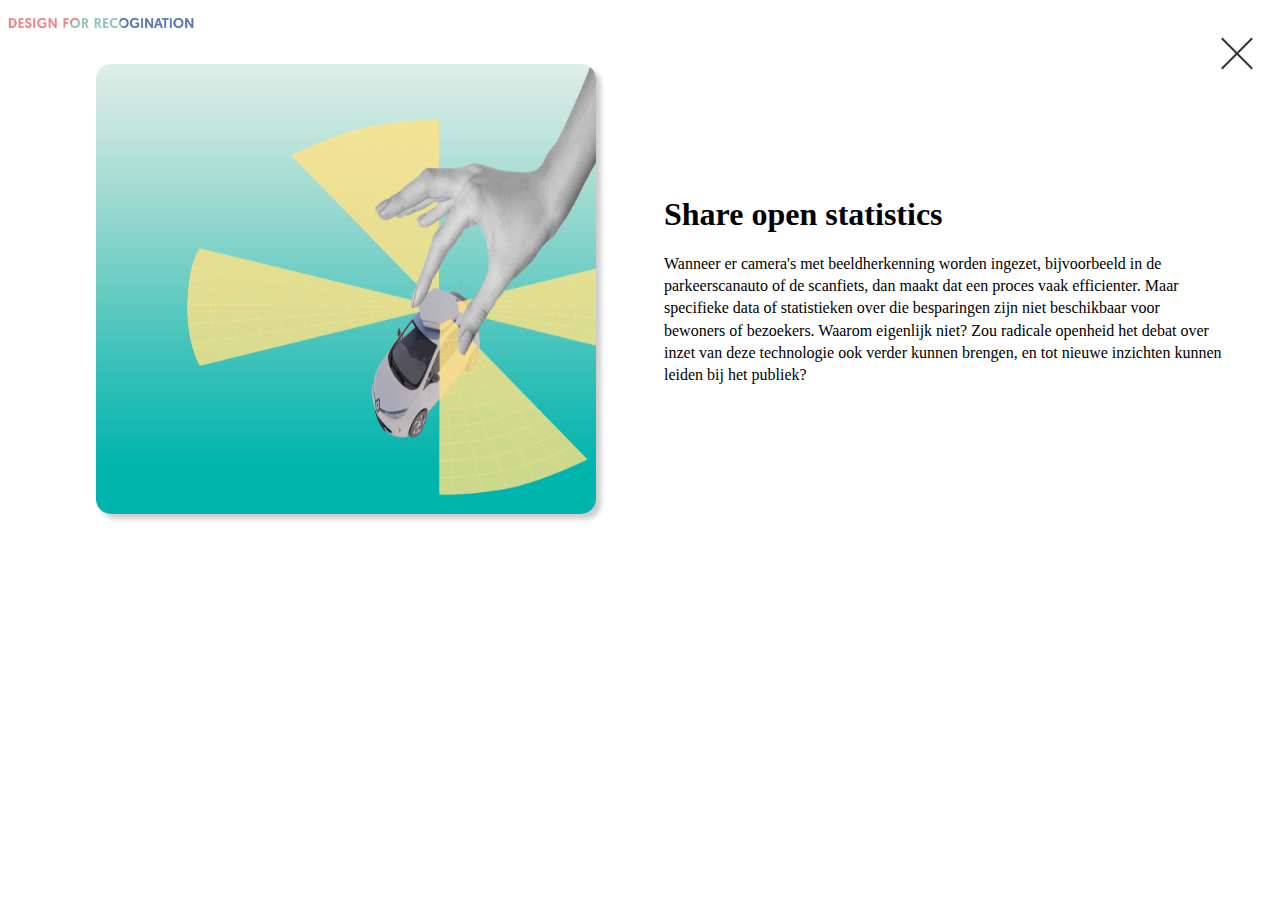
<file: 1.html>
<!DOCTYPE html>
<html lang="en">

<head>
  <meta charset="UTF-8">
  <meta name="viewport" content="width=device-width, initial-scale=1.0">
  <title>Design for recognition</title>
      <link rel="stylesheet" href="https://khouam.github.io/look-and-feel-styleguide/styleguide-design-for-recognition.css">
  <link rel="stylesheet" href="1-8.css">
</head>

<body>
  <a href="index.html">
    <img class="logo" src="Titel.png" alt="link terug naar homepagina">
  </a>

<a href="index.html" class="button"></a>

  <div class="item">
    <img src="img1.jpg" alt="afbeelding van share open statistics">
    <div class="kop+text">
      <h1>Share open statistics</h1>

      <div class="text">
        <p>Wanneer er camera's met beeldherkenning worden ingezet,
          bijvoorbeeld in de parkeerscanauto of de scanfiets,
          dan maakt dat een proces vaak efficienter.
          Maar specifieke data of statistieken over die besparingen
          zijn niet beschikbaar voor bewoners of bezoekers.
          Waarom eigenlijk niet?
          Zou radicale openheid het debat over inzet van
          deze technologie ook verder kunnen brengen,
          en tot nieuwe inzichten kunnen leiden bij het publiek?</p>
      </div>
    </div>
  </div>

</body>

</html>
</file>
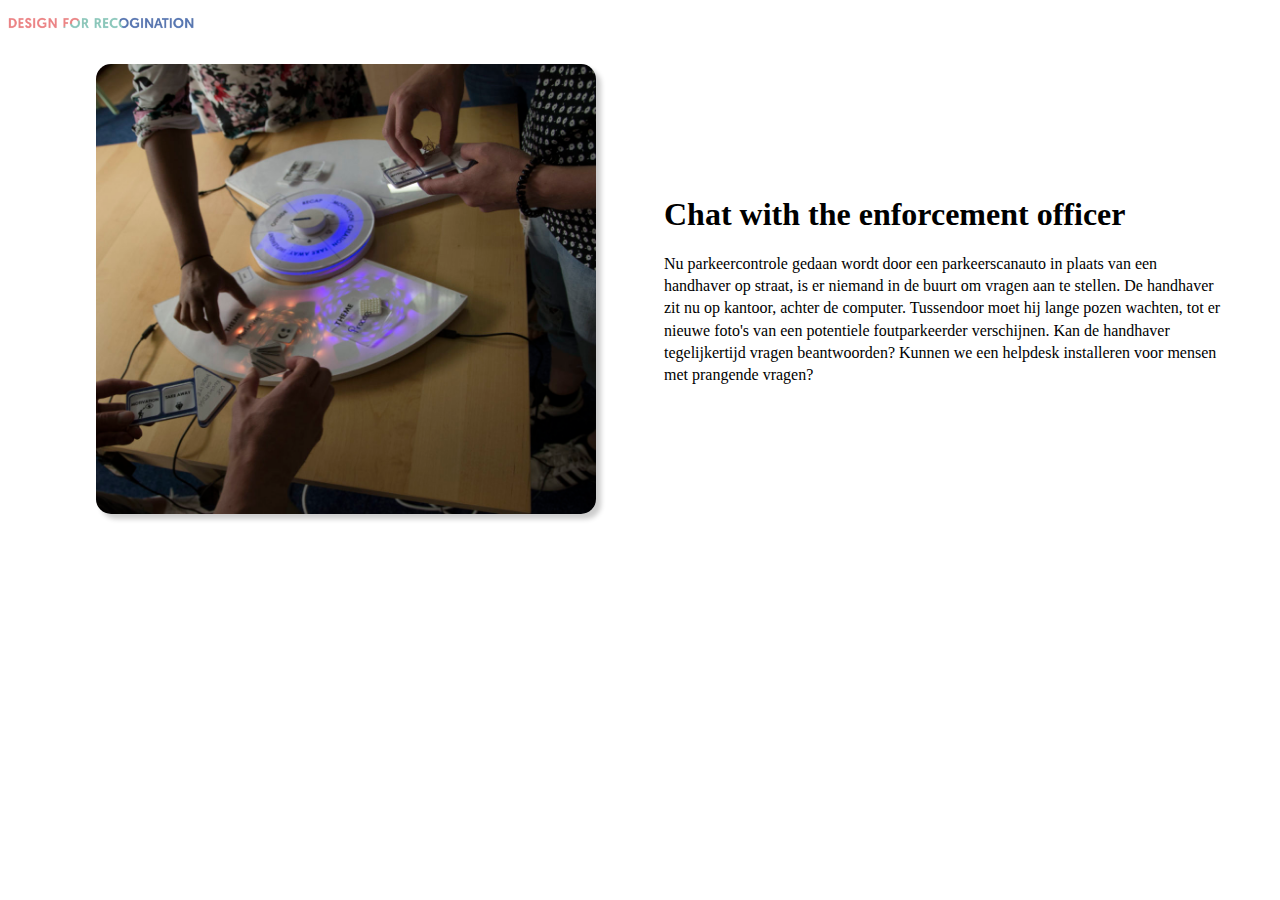
<file: 2.html>
<!DOCTYPE html>
<html lang="en">

<head>
  <meta charset="UTF-8">
  <meta name="viewport" content="width=device-width, initial-scale=1.0">
  <title>Design for recognition</title>
      <link rel="stylesheet" href="https://khouam.github.io/look-and-feel-styleguide/styleguide-design-for-recognition.css">
  <link rel="stylesheet" href="1-8.css">
</head>

<body>
  <a href="index.html">
    <img class="logo" src="Titel.png" alt="link terug naar homepagina">
  </a>


  <div class="item">
    <img src="img2.jpg" alt="afbeelding over..">

    <div class="kop+text">

      <h1>Chat with the enforcement officer</h1>
      <div class="text">
        <p>Nu parkeercontrole gedaan wordt door een parkeerscanauto
          in plaats van een handhaver op straat,
          is er niemand in de buurt om vragen aan te stellen.
          De handhaver zit nu op kantoor, achter de computer.
          Tussendoor moet hij lange pozen wachten,
          tot er nieuwe foto's van een potentiele foutparkeerder verschijnen.
          Kan de handhaver tegelijkertijd vragen beantwoorden?
          Kunnen we een helpdesk installeren voor
          mensen met prangende vragen?</p>
      </div>
    </div>
  </div>
</body>

</html>
</file>
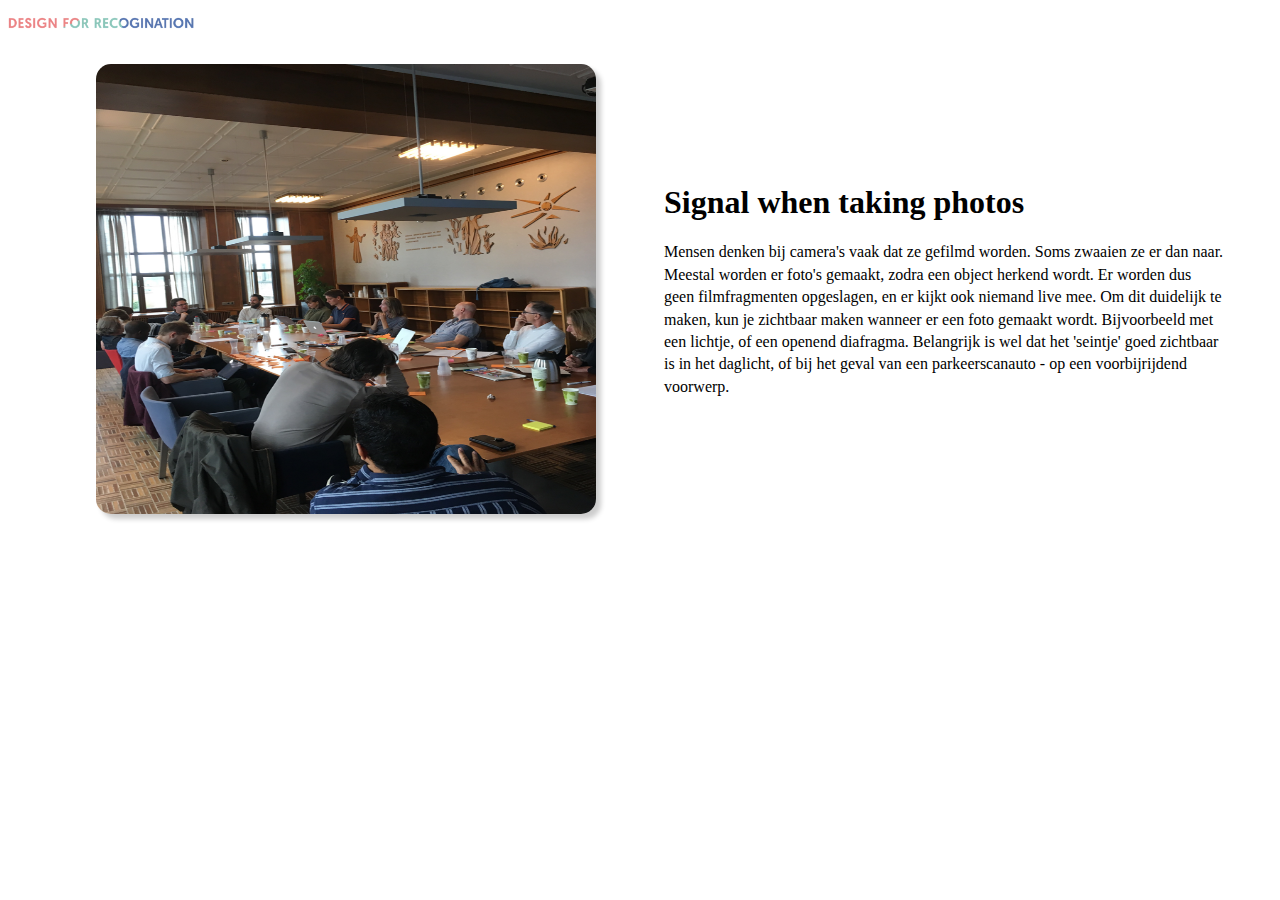
<file: 3.html>
<!DOCTYPE html>
<html lang="en">

<head>
  <meta charset="UTF-8">
  <meta name="viewport" content="width=device-width, initial-scale=1.0">
  <title>Design for recognition</title>
      <link rel="stylesheet" href="https://khouam.github.io/look-and-feel-styleguide/styleguide-design-for-recognition.css">
  <link rel="stylesheet" href="1-8.css">
</head>

<body>
  <a href="index.html" >
    <img class="logo" src="Titel.png" alt="link terug naar homepage" >
  </a>



  <div class="item">
    <img src="img3.jpg" alt="afbeelding van signal when takin photos">

    <div class="kop+text">

      <h1>Signal when taking photos</h1>

      <div class="text">
        <p>Mensen denken bij camera's vaak dat ze gefilmd worden.
          Soms zwaaien ze er dan naar.
          Meestal worden er foto's gemaakt,
          zodra een object herkend wordt.
          Er worden dus geen filmfragmenten opgeslagen,
          en er kijkt ook niemand live mee.
          Om dit duidelijk te maken,
          kun je zichtbaar maken wanneer er een foto gemaakt wordt.
          Bijvoorbeeld met een lichtje, of een openend diafragma.
          Belangrijk is wel dat het 'seintje' goed zichtbaar
          is in het daglicht, of bij het geval van
          een parkeerscanauto - op een voorbijrijdend voorwerp. </p>
      </div>
    </div>
  </div>
</body>

</html>
</file>
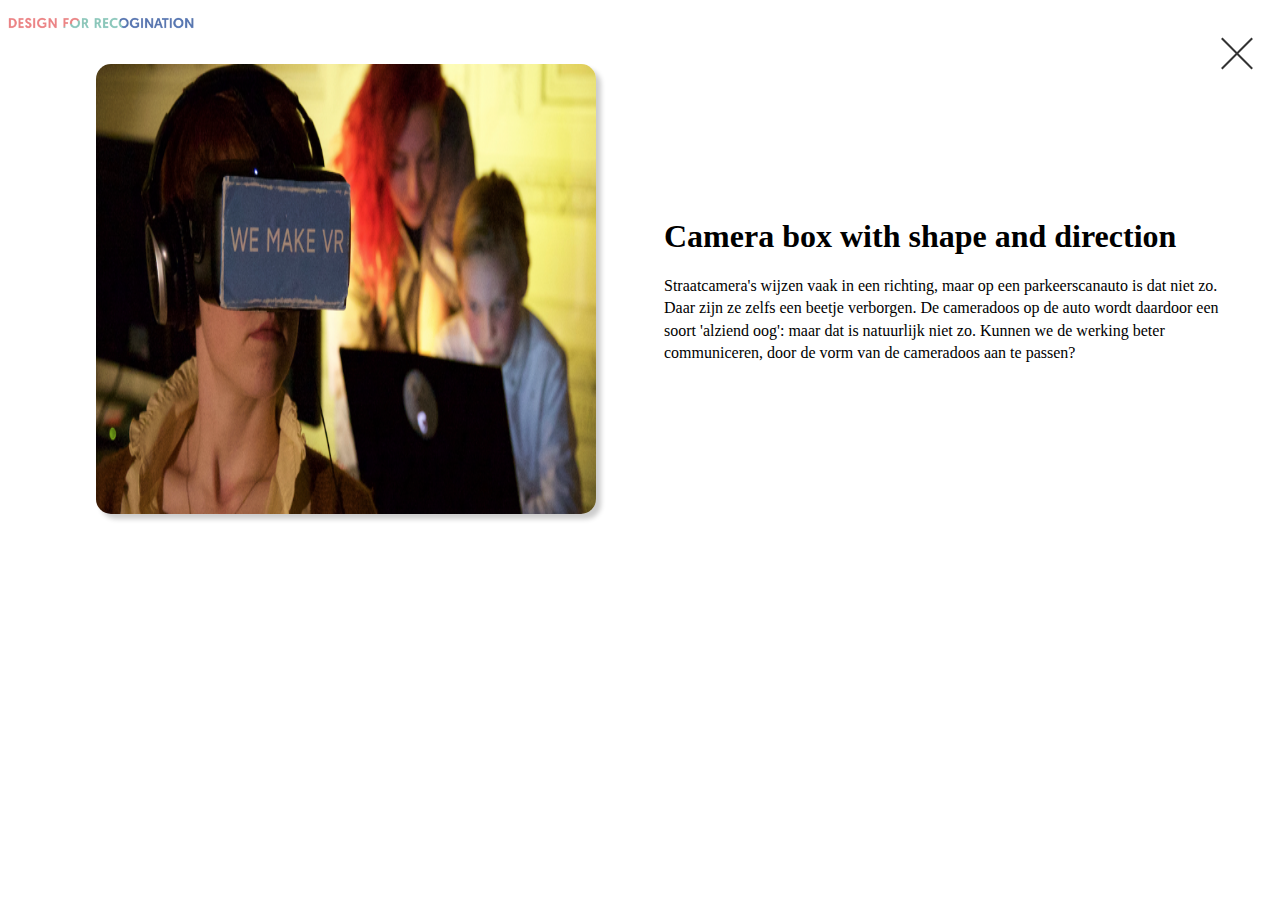
<file: 4.html>
<!DOCTYPE html>
<html lang="en">

<head>
  <meta charset="UTF-8">
  <meta name="viewport" content="width=device-width, initial-scale=1.0">
  <title>Design for recognition</title>
      <link rel="stylesheet" href="https://khouam.github.io/look-and-feel-styleguide/styleguide-design-for-recognition.css">
  <link rel="stylesheet" href="1-8.css">
</head>

<body>
  <a href="index.html">
    <img class="logo" src="Titel.png" alt="link terug naar homepage">
  </a>

  <a href="index.html" class="button"></a>

  <div class="item">
    <img src="img4.jpg" alt="afbeelding over camera box">

    <div class="kop+text">

      <h1>Camera box with shape and direction</h1>

      <div class="text">

        <p>Straatcamera's wijzen vaak in een richting,
          maar op een parkeerscanauto is dat niet zo.
          Daar zijn ze zelfs een beetje verborgen.
          De cameradoos op de auto wordt daardoor
          een soort 'alziend oog': maar dat is natuurlijk niet zo.
          Kunnen we de werking beter communiceren,
          door de vorm van de cameradoos aan te passen? </p>
      </div>
    </div>
  </div>
</body>

</html>
</file>
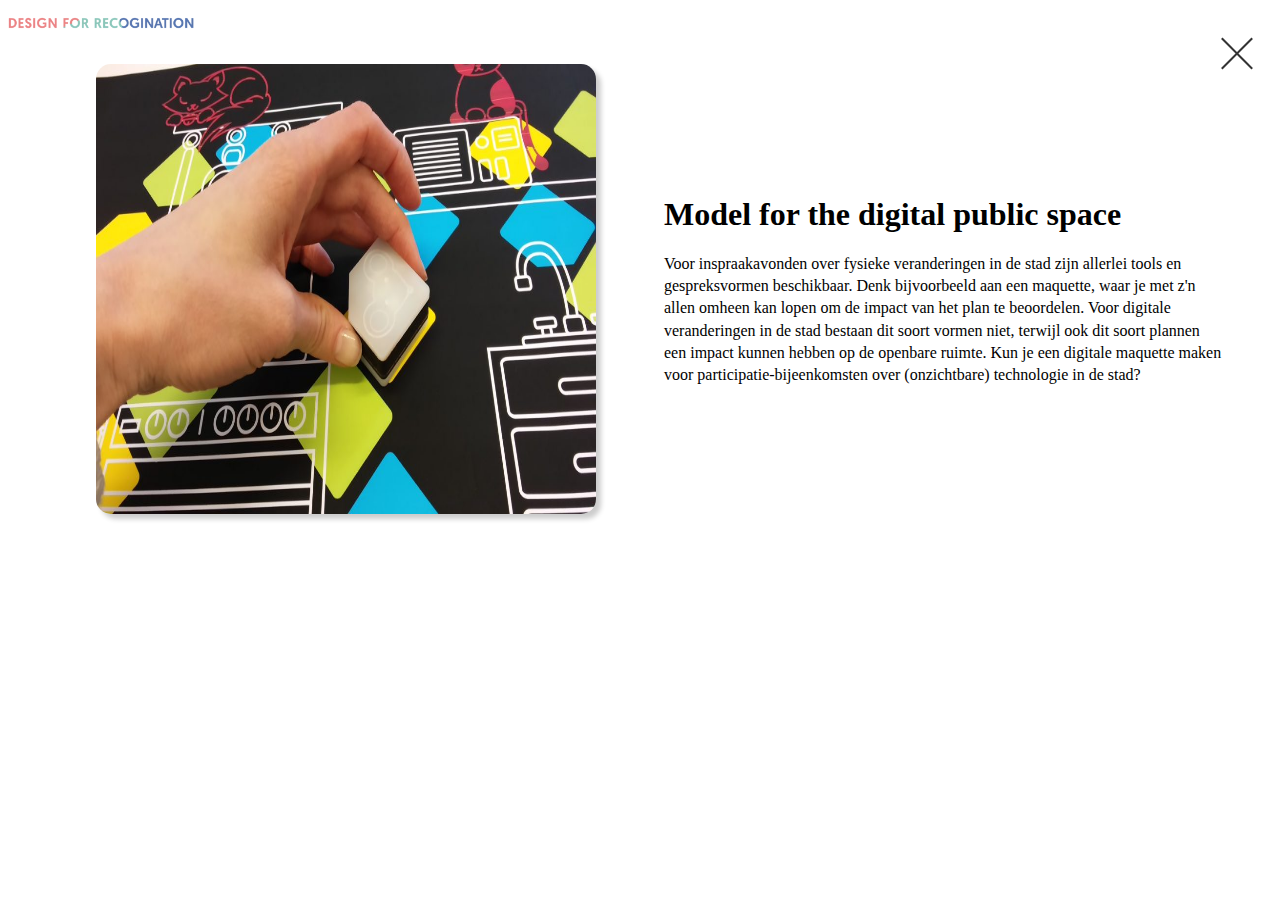
<file: 5.html>
<!DOCTYPE html>
<html lang="en">

<head>
  <meta charset="UTF-8">
  <meta name="viewport" content="width=device-width, initial-scale=1.0">
  <title>Design for recognition</title>
      <link rel="stylesheet" href="https://khouam.github.io/look-and-feel-styleguide/styleguide-design-for-recognition.css">
  <link rel="stylesheet" href="1-8.css">
</head>

<body>
  <a href="index.html">
    <img class="logo" src="Titel.png" alt="link terug naar homepage">
  </a>

  <a href="index.html" class="button"></a>

  <div class="item">
    <img src="img5.jpg" alt="afbeelding model for the digital public space">
    <div class="kop+text">

      <h1>Model for the digital public space</h1>

      <div class="text">
        <p>Voor inspraakavonden over fysieke veranderingen
          in de stad zijn allerlei tools en gespreksvormen beschikbaar.
          Denk bijvoorbeeld aan een maquette,
          waar je met z'n allen omheen kan lopen om de impact
          van het plan te beoordelen. Voor digitale veranderingen
          in de stad bestaan dit soort vormen niet,
          terwijl ook dit soort plannen een impact
          kunnen hebben op de openbare ruimte.
          Kun je een digitale maquette maken voor
          participatie-bijeenkomsten over
          (onzichtbare) technologie in de stad? </p>
      </div>
    </div>
  </div>

</body>

</html>
</file>
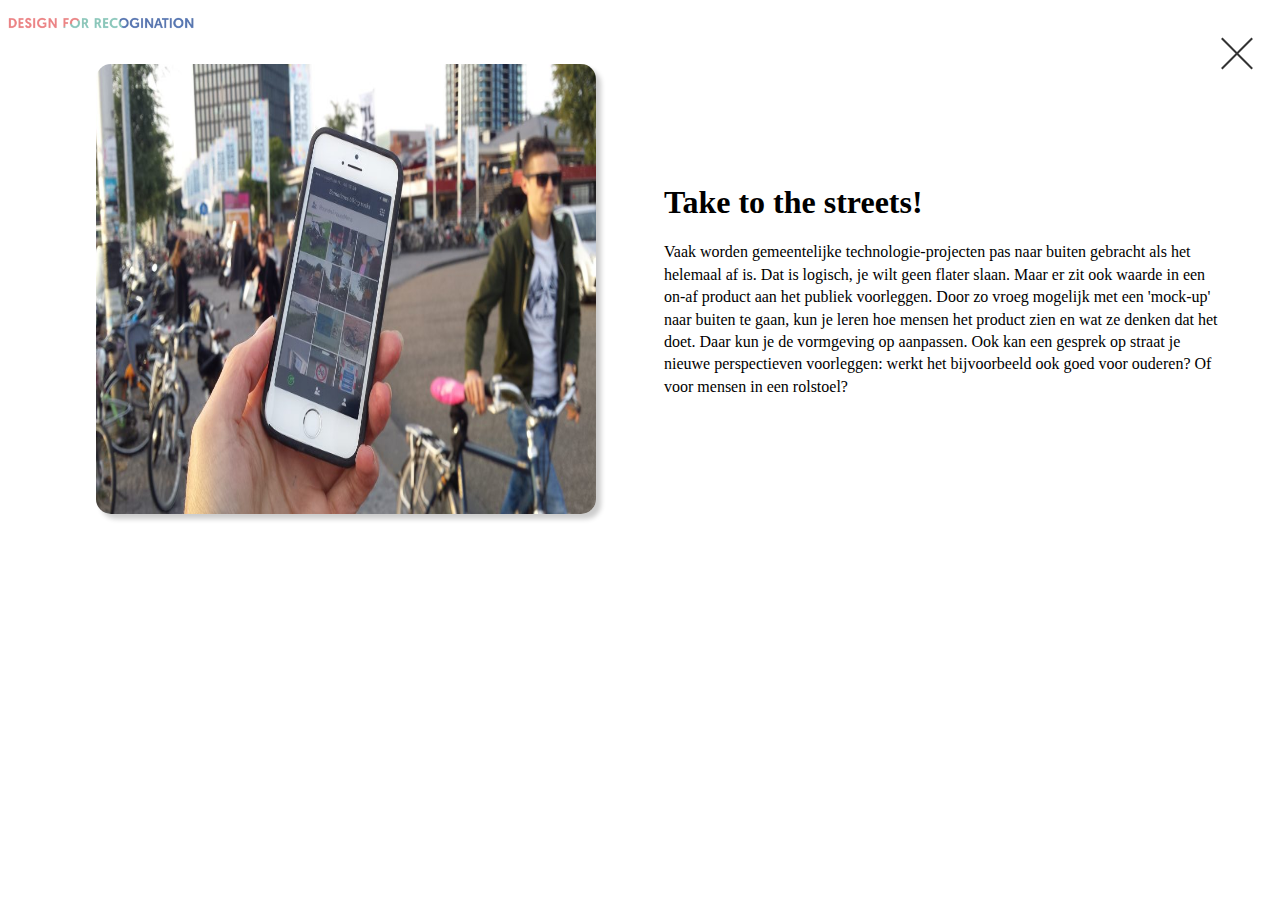
<file: 6.html>
<!DOCTYPE html>
<html lang="en">

<head>
  <meta charset="UTF-8">
  <meta name="viewport" content="width=device-width, initial-scale=1.0">
  <title>Design for recognition</title>
      <link rel="stylesheet" href="https://khouam.github.io/look-and-feel-styleguide/styleguide-design-for-recognition.css">
  <link rel="stylesheet" href="1-8.css">
</head>

<body>
  <a href="index.html">
    <img class="logo" src="Titel.png" alt="link terug naar homepage">
  </a>

  <a href="index.html" class="button"></a>

  <div class="item">
    <img src="img6.jpg" alt="afbeelding over take the streets">

    <div class="kop+text">

      <h1>Take to the streets!</h1>

      <div class="text">
        <p>Vaak worden gemeentelijke technologie-projecten
          pas naar buiten gebracht als het helemaal af is.
          Dat is logisch, je wilt geen flater slaan.
          Maar er zit ook waarde in een on-af product
          aan het publiek voorleggen. Door zo vroeg mogelijk
          met een 'mock-up' naar buiten te gaan,
          kun je leren hoe mensen het product zien
          en wat ze denken dat het doet.
          Daar kun je de vormgeving op aanpassen.
          Ook kan een gesprek op straat je nieuwe perspectieven
          voorleggen: werkt het bijvoorbeeld ook goed voor ouderen?
          Of voor mensen in een rolstoel? </p>
      </div>
    </div>
  </div>
</body>

</html>
</file>
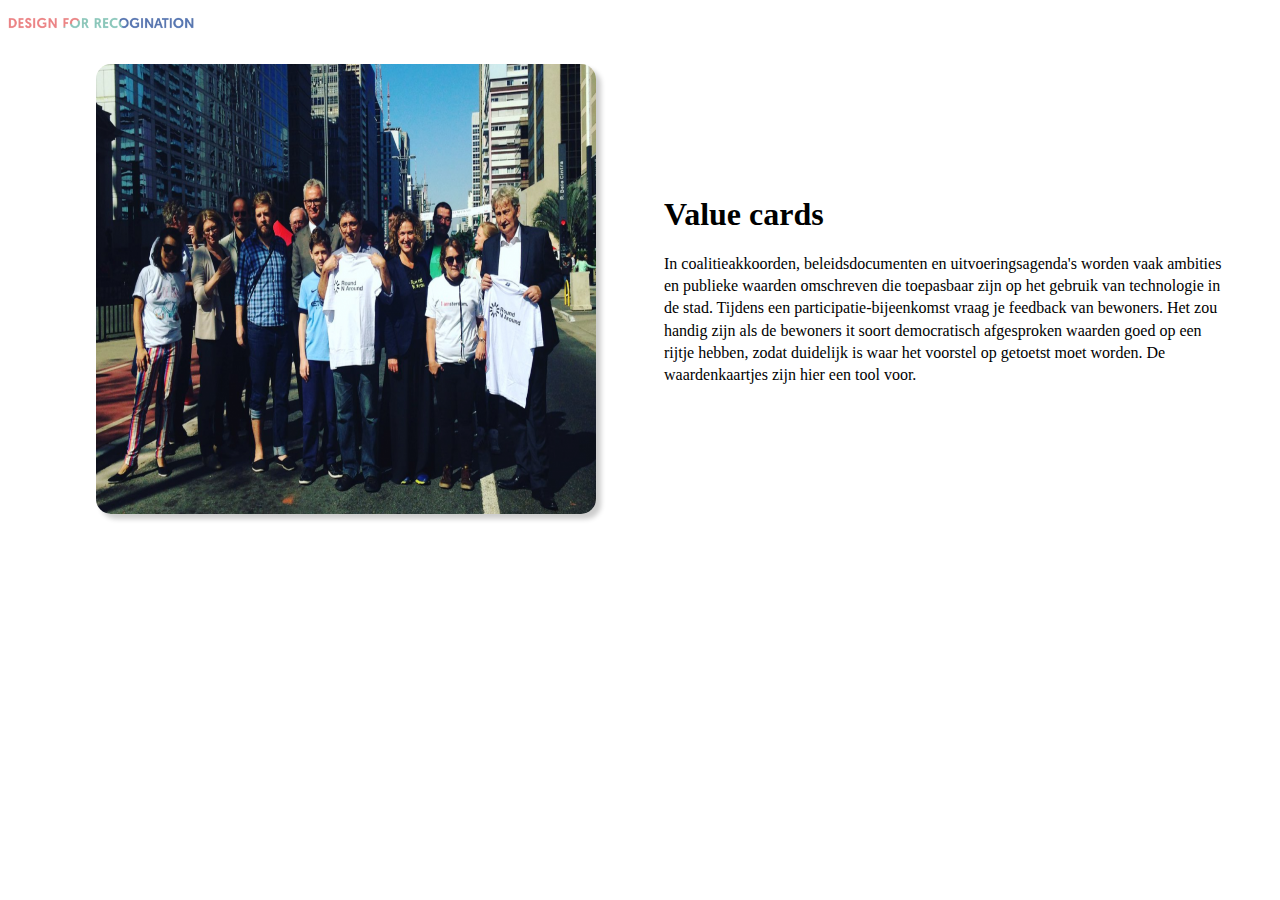
<file: 7.html>
<!DOCTYPE html>
<html lang="en">

<head>
  <meta charset="UTF-8">
  <meta name="viewport" content="width=device-width, initial-scale=1.0">
  <title>Design for recognition</title>
      <link rel="stylesheet" href="https://khouam.github.io/look-and-feel-styleguide/styleguide-design-for-recognition.css">
  <link rel="stylesheet" href="1-8.css">
</head>

<body>
  <a href="index.html">
    <img class="logo" src="Titel.png" alt="link terug naar homepage">
  </a>

  <div class="item">
    <img src="img7.jpg" alt="afbeelding over value cards">

    <div class="kop+text">

      <h1>Value cards</h1>

      <div class="text">
        <p>In coalitieakkoorden, beleidsdocumenten en uitvoeringsagenda's
          worden vaak ambities en publieke waarden omschreven
          die toepasbaar zijn op het gebruik van technologie in de stad.
          Tijdens een participatie-bijeenkomst vraag je feedback van bewoners.
          Het zou handig zijn als de bewoners it soort democratisch
          afgesproken waarden goed op een rijtje hebben,
          zodat duidelijk is waar het voorstel op getoetst moet worden.
          De waardenkaartjes zijn hier een tool voor. </p>
      </div>
    </div>
  </div>

</body>

</html>
</file>
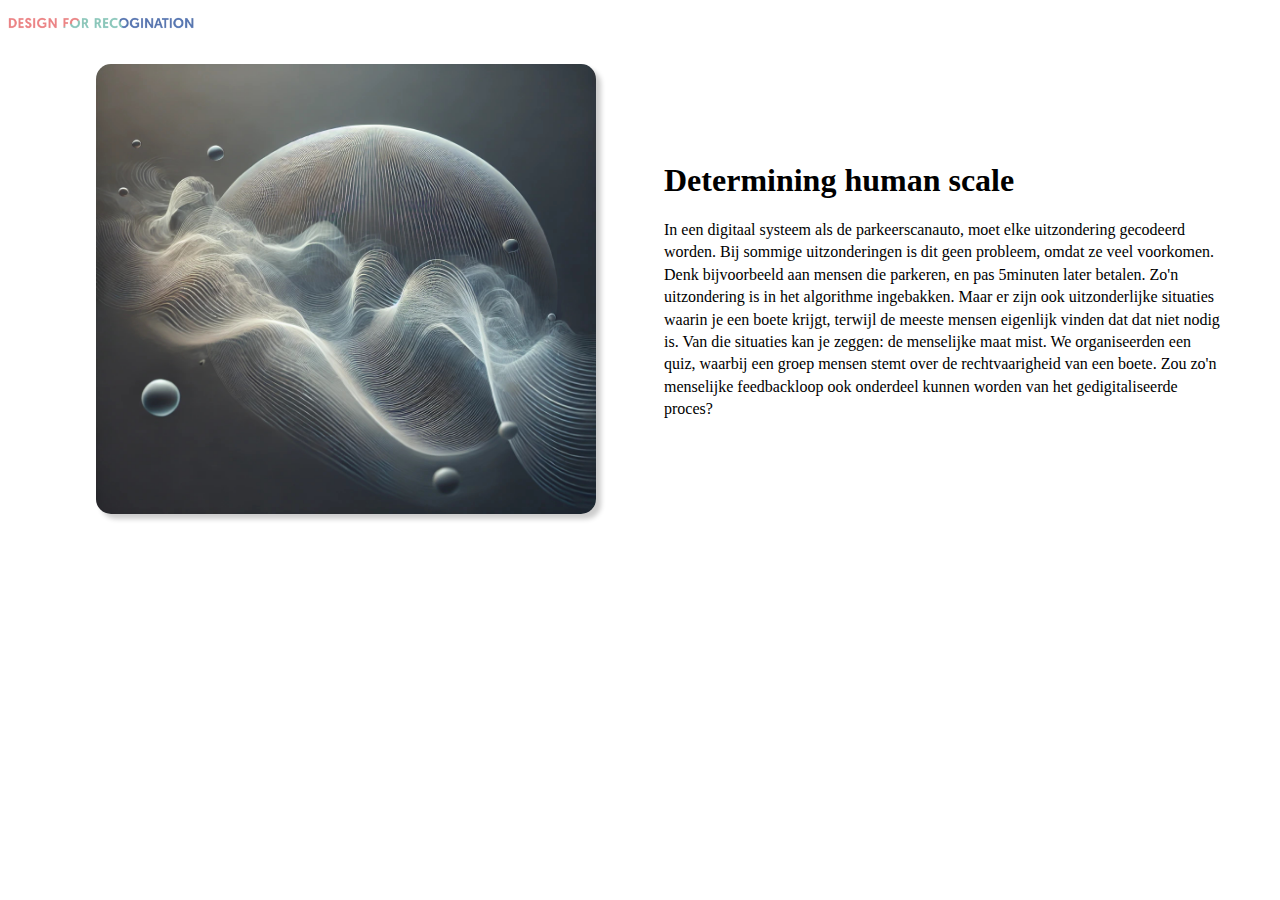
<file: 8.html>
<!DOCTYPE html>
<html lang="en">

<head>
    <meta charset="UTF-8">
    <meta name="viewport" content="width=device-width, initial-scale=1.0">
    <title>Design for recognition</title>
        <link rel="stylesheet" href="https://khouam.github.io/look-and-feel-styleguide/styleguide-design-for-recognition.css">
    <link rel="stylesheet" href="1-8.css">
</head>

<body>
    <a href="index.html">
        <img class="logo" src="Titel.png" alt="link terug naar homepage">
    </a>

    <div class="item">
        <img src="img8.jpg" alt="afbeelding over human scale">

        <div class="kop+text">

            <h1>Determining human scale</h1>

            <div class="text">
                <p>In een digitaal systeem als de parkeerscanauto,
                    moet elke uitzondering gecodeerd worden.
                    Bij sommige uitzonderingen is dit geen probleem,
                    omdat ze veel voorkomen. Denk bijvoorbeeld aan mensen die parkeren,
                    en pas 5minuten later betalen. Zo'n uitzondering is in het algorithme ingebakken.
                    Maar er zijn ook uitzonderlijke situaties waarin je een boete krijgt,
                    terwijl de meeste mensen eigenlijk vinden dat dat niet nodig is.
                    Van die situaties kan je zeggen: de menselijke maat mist.
                    We organiseerden een quiz, waarbij een groep mensen stemt over
                    de rechtvaarigheid van een boete. Zou zo'n menselijke feedbackloop ook onderdeel kunnen
                    worden van het gedigitaliseerde proces? </p>
            </div>
        </div>
    </div>
</body>

</html>
</file>
<file: style.css>
body{
      margin: 0;
}


.header-info{
  background-color: var(--color-secondary);
  align-items: center;
  display: flex;
  justify-content: space-between;
  padding: 0 30px;
  position: fixed;
  top:0;
  width: 100%;
  z-index: 1000;
  left: 0;
  box-shadow: 0 4px 4px rgba(135, 127, 127, 0.1); 
  height: clamp(2.5rem, 1.8478rem + 3.2609vw, 4.375rem);
}

.header-info svg{
  width:clamp(15.625rem, 6.25rem + 46.875vw, 20rem);
  height: auto;
}



/* INTRO SECTION */

.intro{
  display: flex;
  flex-direction: column;
  align-items: center;
  gap: 1.5em;
  padding:5em 1em 3em;

  @media (min-width: 425px){
    padding:5.5em 1.5em 3.5em;
  }

  @media (min-width: 768px){
    padding:6em 2em 4em;
  }

  @media (min-width: 1080px) {
    display: grid;
    grid-template-columns: 55% 1fr;
    grid-template-rows: 2fr 1fr;

  }
}

.titleonderelkaar{
  width:clamp(18.75rem, 2.4457rem + 81.5217vw, 65.625rem);
  height: auto;
  display: block;

  @media (min-width: 1080px) {
    grid-column-start: 1;  
    grid-column-end: 3;
    grid-row-start: 1;
    grid-row-end: 3;
  }
}

.about{
  max-width:52ch;
  line-height: 1.5;
  color: var(--color-text-secondary);
  
  @media (min-width: 1080px) {
    grid-column-start: 2;  
    grid-column-end: 3;
    grid-row-start: 1;
    grid-row-end: 2;

    font-size:max(1rem, -0.1739rem + 1.7391vw);
  }
}





/* PROJECT TITEL */
h1{
  text-align: center;
}

/* PROJECT SECTION*/
h2{
  margin:30px 0 30px 8px;
 color: #8bcbbd;
font-size: 20px;

}


.container{           
  display:grid;
  grid-template-columns: min(90%, 400px);
  justify-content: center;
  gap:2em;


  margin: 0 auto 3rem auto;

  @media (min-width: 42em) {
     grid-template-columns: 18em 18em;
  }

  @media (min-width: 62em) {
    grid-template-columns: 18em 18em 18em;
  }  

  @media (min-width: 82em) {
    grid-template-columns: 18em 18em 18em 18em;
  }
}

.box{
display: flex;
  flex-direction: column; 
  align-items: center; 
  justify-content:space-between
  
}

.img{
  display: block;
  /* transition: 
    transform 0.3s ease, 
    box-shadow 0.3s ease; */
  width:100%;
  aspect-ratio:6/5;
  border-radius: 10px;
  box-shadow: 5px 5px 8px rgba(0, 0, 0, 0.2);
  border: 2px solid var(--color-secondary);
/* 
  &:hover {
    transform:scale(1.05) ;
    box-shadow: 8px 8px 15px rgba(0, 0, 0, 0.3);
  } */
}

.hover-container{
  width:100%;
  position: relative;
  cursor: pointer;
}

.text{
  border-radius: 10px;
  width: 100%;
  height: 100%;
  position: absolute;
  background-color: rgba(0, 0, 0, 0.6);
  top:0;
  left:0;
  display:flex;
  justify-content: right;
  align-items: flex-end;
  opacity: 0;
  transition: 0.5s;
}
.text:hover{
    opacity: 1;
}
.text p{
      font-size: var(--font-size-p-s);
   font-family: var(--font-family-p);
  color:var( --color-secondary);
  text-align: end;
  
}
.text > *{
transform: translateY(25px);
transition: transform 0.6s;
}
.text:hover > *{
transform: translateY(0px);
}



/* FOOTER SECTION */

.footer-content{
  padding: 100px 30px;
  width: 100%;
  background-color: var(--color-primary);
  display:block;
 margin-top: 40px;
color: var(--color-text-primary);
}
.footer__logo svg{
  fill:  var(--color-text-primary);
  height: auto;
  width: 250px;
  

}
</file>
<file: 1-8.css>
body{
    align-items: center;  
  height: 100vh;          
  margin: 0;     
}

.logo{
  width: 5cm;
  height: auto;
  margin: 15px  0 30px 5px;
}
.button{
  background-color: var(--color-secondary);
  border-radius: 20px;
  position: absolute;
  right: 22px;
  top: 32px;
  width: 42px;
  height: 42px;
}

.button:before, .button:after {
  position: absolute;
  left: 20px;
  content: ' ';
  height: 43px;
  width: 2px;
  background-color: #333;
}
.button:before {
  transform: rotate(45deg);
}
.button:after {
  transform: rotate(-45deg);
}

.item{
  display: flex;
  flex-direction: column;
  align-items: center;
  gap: 20px;
  text-align: center;

  @media (min-width: 640px){
  display: flex;
  flex-direction: row;
  justify-content: center; 
  gap: 20px;

}
}
h1{
    margin-bottom: 40px;
    text-align: left;
    margin: 20px auto 20px 8px;
    @media (min-width: 640px){
      text-align: left;
    }

}
.kop+text{
  display: flex;
  flex-direction: column;
  align-items: center;
  gap: 10px;
}
.item img{
  display: block;
  width: 300px;
  height: 280px;
  margin: 0 auto;
  align-self: center;
  border-radius: 15px;
  box-shadow: 5px 5px 5px rgba(0, 0, 0, 0.2);

  @media (min-width:375px) {
    width:350px;
    height: 280px;
    margin: 0 40px 0 40px;

  }
  @media (min-width: 640px) {
    width: 500px;
    height: 450px;
  
    
  }
}

.text{
 font-weight: lighter;
 line-height: 1.4;
width: 18rem;
text-align: left;
margin: 0 auto 10px 8px;
@media (min-width: 375px) {
  width: 24rem;
}
@media (min-width: 640px){
  width: 35rem;
}
}
</file>
